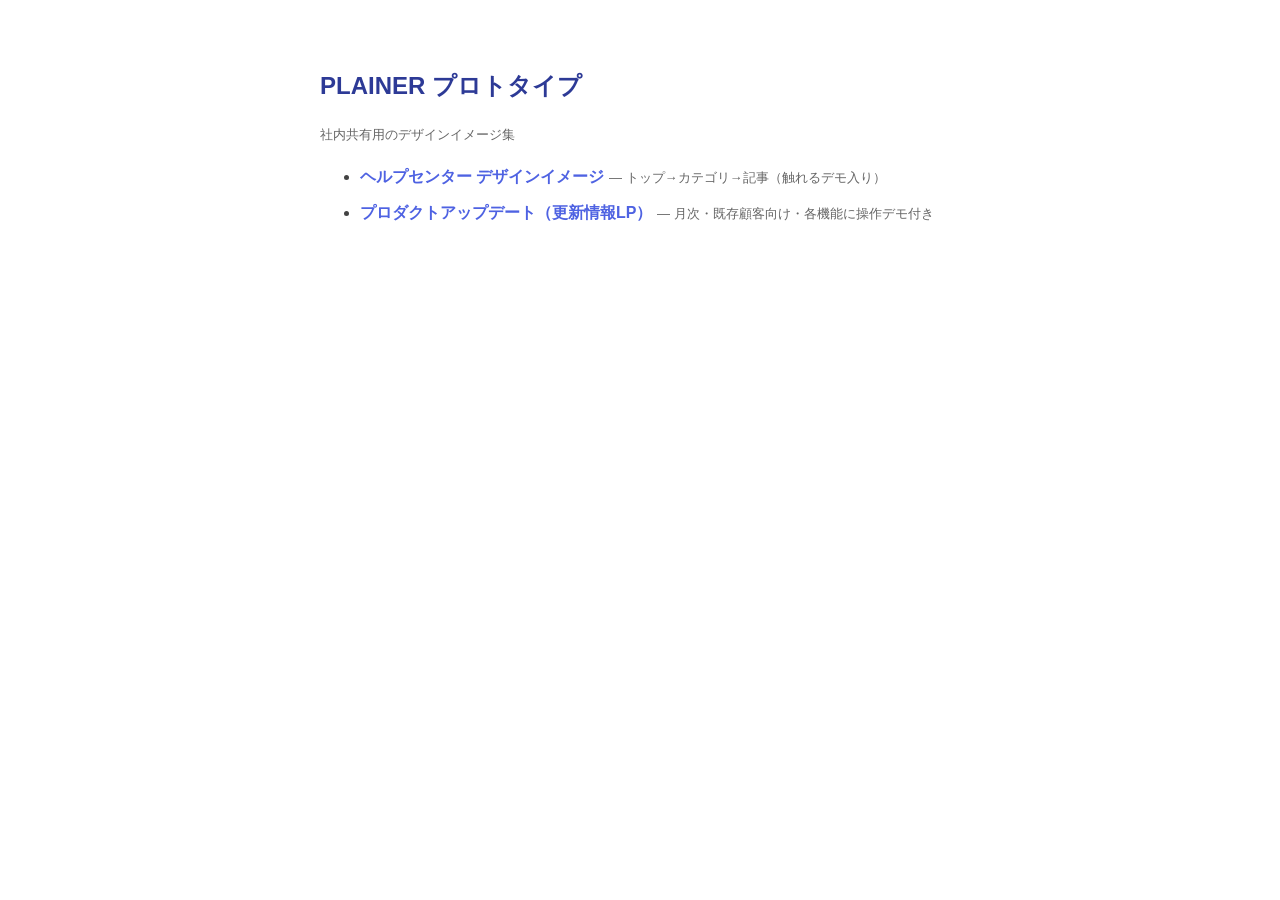
<file: index.html>
<!DOCTYPE html><html lang="ja"><head><meta charset="UTF-8"><meta name="viewport" content="width=device-width,initial-scale=1"><meta name="robots" content="noindex, nofollow"><title>PLAINER プロトタイプ</title>
<style>body{font-family:"Hiragino Kaku Gothic ProN","Hiragino Sans",-apple-system,sans-serif;max-width:640px;margin:64px auto;padding:0 22px;color:#434343;line-height:1.8}h1{color:#2D3A96;font-size:24px}a{color:#4E62E2;text-decoration:none;font-weight:700}a:hover{text-decoration:underline}li{margin:8px 0}.s{color:#666;font-size:13px}</style></head>
<body><h1>PLAINER プロトタイプ</h1><p class="s">社内共有用のデザインイメージ集</p>
<ul><li><a href="help-center/">ヘルプセンター デザインイメージ</a> <span class="s">— トップ→カテゴリ→記事（触れるデモ入り）</span></li>
<li><a href="product-update/">プロダクトアップデート（更新情報LP）</a> <span class="s">— 月次・既存顧客向け・各機能に操作デモ付き</span></li></ul></body></html>
</file>
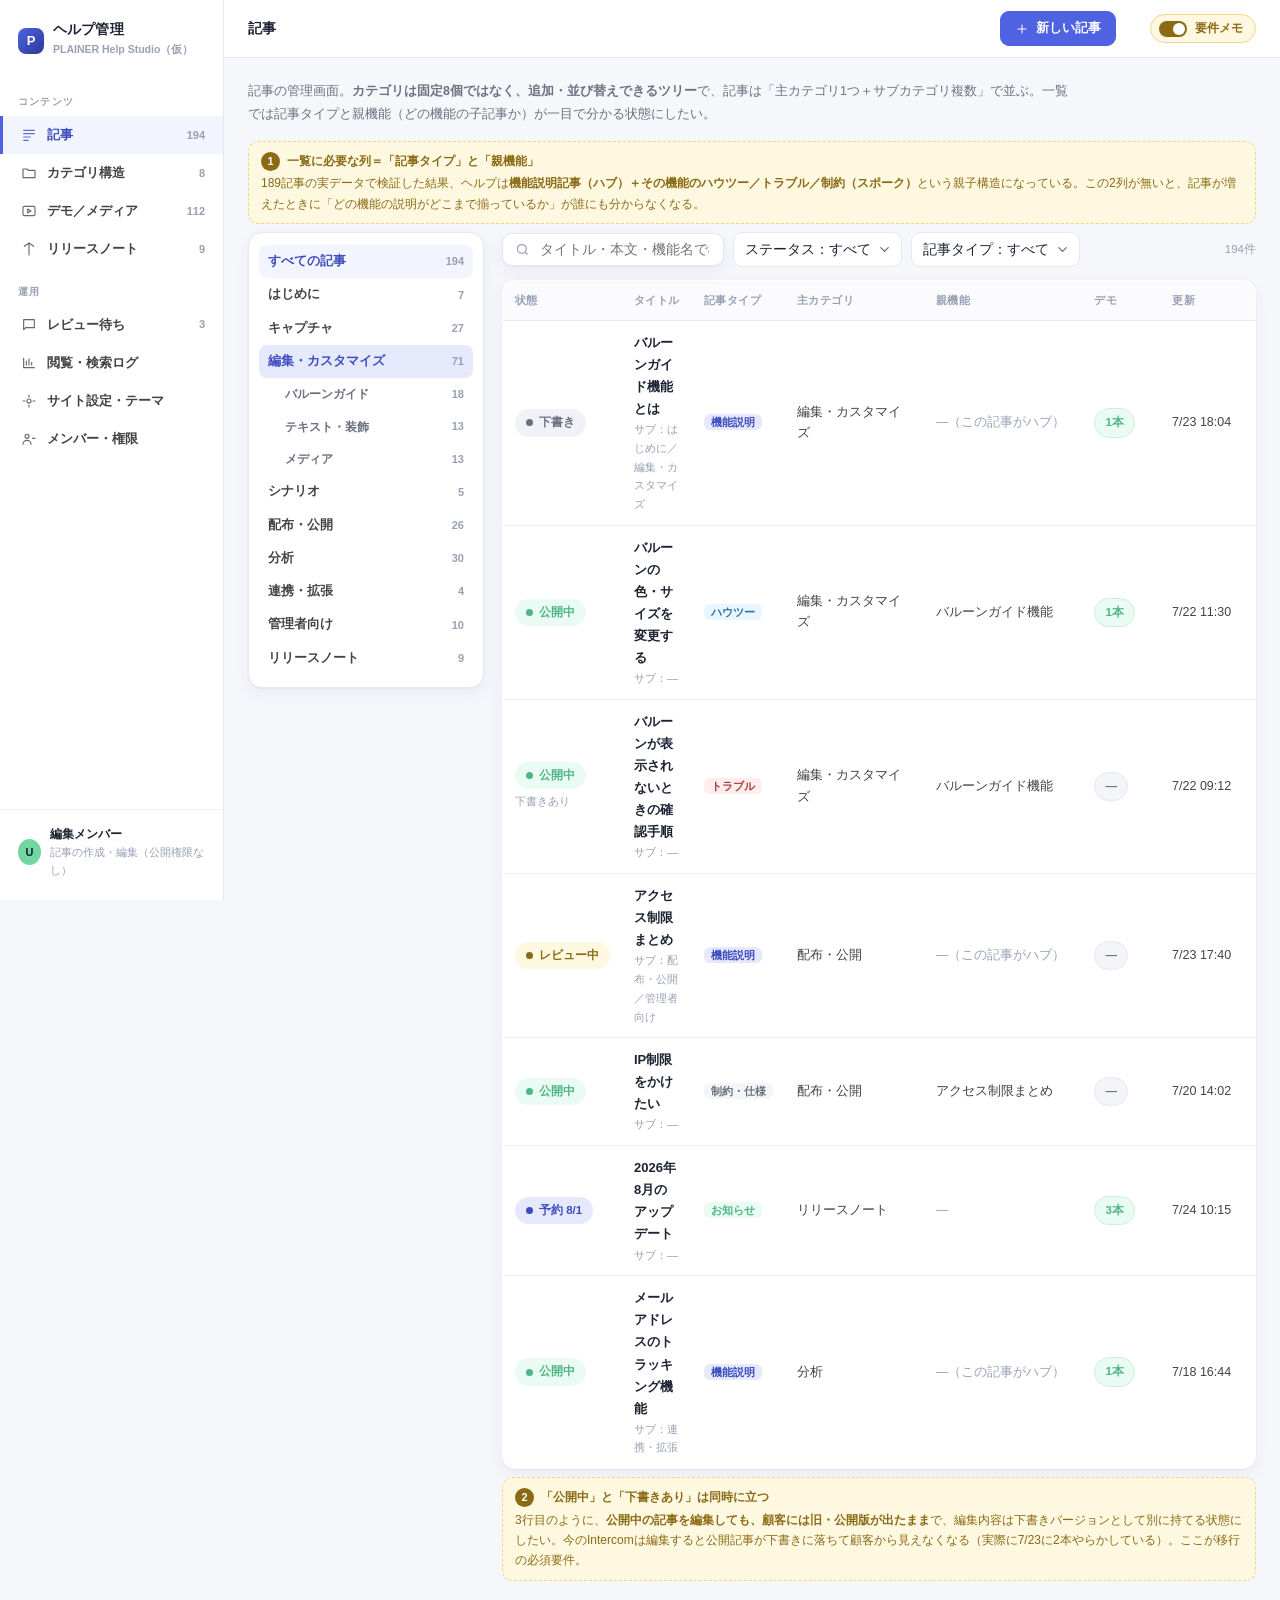
<file: help-admin/index.html>
<!DOCTYPE html>
<html lang="ja">
<head>
<meta charset="UTF-8">
<meta name="viewport" content="width=device-width, initial-scale=1.0">
<meta name="robots" content="noindex, nofollow">
<title>PLAINER ヘルプ管理ツール ｜ 作成画面イメージ</title>
<style>
  :root{
    --p-50:#F3F5FE; --p-100:#E6E9FB; --p-200:#A9B1F3; --p-500:#4E62E2; --p-700:#3C4BBE; --p-900:#2D3A96;
    --g-100:#E9FBF2; --g-300:#A4EBC1; --g-500:#72D6A0; --g-700:#4EB685;
    --ink:#1c2333; --body:#434343; --sub:#6b7180; --mute:#98a0b3;
    --line:#e5e7f2; --line2:#eef0f8;
    --bg:#f6f7fb; --card:#ffffff;
    --warn-bg:#FFF8E1; --warn-line:#F2D48A; --warn-ink:#8A6A12;
    --alert:#cc0000;
    --shadow:0 1px 2px rgba(45,58,150,.05), 0 6px 18px rgba(45,58,150,.06);
    --shadow-lift:0 12px 28px rgba(45,58,150,.14);
  }
  *{box-sizing:border-box}
  html,body{margin:0;height:100%}
  body{background:var(--bg);color:var(--body);
    font-family:"Hiragino Kaku Gothic ProN","Hiragino Sans","Noto Sans JP",-apple-system,BlinkMacSystemFont,sans-serif;
    font-size:13.5px;line-height:1.7;-webkit-font-smoothing:antialiased}
  a{color:inherit;text-decoration:none}
  button{font-family:inherit}
  input,select,textarea{font-family:inherit;font-size:13.5px;color:var(--ink)}
  ::-webkit-scrollbar{width:10px;height:10px}
  ::-webkit-scrollbar-thumb{background:#d7dae8;border-radius:8px;border:3px solid var(--bg)}

  /* ============ shell ============ */
  .app{display:flex;min-height:100vh}
  .side{width:224px;flex:0 0 224px;background:#fff;border-right:1px solid var(--line);position:sticky;top:0;height:100vh;
    display:flex;flex-direction:column;padding:16px 0}
  .side .brand{padding:4px 18px 18px;display:flex;align-items:center;gap:9px}
  .side .brand .mark{width:26px;height:26px;border-radius:8px;background:linear-gradient(135deg,var(--p-500),var(--p-900));
    display:flex;align-items:center;justify-content:center;color:#fff;font-weight:800;font-size:13px}
  .side .brand b{font-size:14px;color:var(--ink);font-weight:800;letter-spacing:.01em;display:block;line-height:1.3}
  .side .brand span{font-size:10.5px;color:var(--mute);font-weight:600}
  .navlab{font-size:10px;font-weight:800;letter-spacing:.12em;color:var(--mute);padding:14px 18px 6px}
  .nav a{display:flex;align-items:center;gap:10px;padding:8px 18px;font-size:13px;font-weight:600;color:var(--body);cursor:pointer;border-left:3px solid transparent}
  .nav a:hover{background:var(--p-50)}
  .nav a.on{background:var(--p-50);color:var(--p-700);border-left-color:var(--p-500);font-weight:700}
  .nav a svg{width:16px;height:16px;stroke:currentColor;fill:none;stroke-width:1.7;stroke-linecap:round;stroke-linejoin:round;opacity:.8}
  .nav a .cnt{margin-left:auto;font-size:11px;color:var(--mute);font-variant-numeric:tabular-nums}
  .side .foot{margin-top:auto;padding:14px 18px 4px;border-top:1px solid var(--line2);display:flex;align-items:center;gap:9px}
  .side .foot .av{width:26px;height:26px;border-radius:50%;background:var(--g-500);color:#123;font-size:11px;font-weight:800;display:flex;align-items:center;justify-content:center}
  .side .foot .nm{font-size:12px;font-weight:700;color:var(--ink)}
  .side .foot .rl{font-size:10.5px;color:var(--mute)}

  main{flex:1;min-width:0;display:flex;flex-direction:column}

  /* ============ topbar ============ */
  .topbar{position:sticky;top:0;z-index:20;background:rgba(255,255,255,.92);backdrop-filter:blur(8px);
    border-bottom:1px solid var(--line);padding:11px 24px;display:flex;align-items:center;gap:14px}
  .crumb{display:flex;align-items:center;gap:8px;font-size:12.5px;color:var(--mute);font-weight:600}
  .crumb b{color:var(--ink);font-weight:800;font-size:14px}
  .crumb .back{width:26px;height:26px;border-radius:8px;border:1px solid var(--line);background:#fff;display:flex;align-items:center;justify-content:center;cursor:pointer;color:var(--sub)}
  .crumb .back:hover{border-color:var(--p-200);color:var(--p-500)}
  .gap{flex:1}
  .badge{display:inline-flex;align-items:center;gap:6px;font-size:11.5px;font-weight:800;border-radius:999px;padding:4px 11px;white-space:nowrap}
  .badge .dot{width:7px;height:7px;border-radius:50%;background:currentColor}
  .b-draft{background:#F1F2F7;color:#6b7180}
  .b-review{background:var(--warn-bg);color:var(--warn-ink)}
  .b-live{background:var(--g-100);color:var(--g-700)}
  .b-sched{background:var(--p-100);color:var(--p-700)}
  .btn{font-size:12.5px;font-weight:700;border-radius:9px;padding:8px 14px;border:1px solid var(--line);background:#fff;color:var(--body);cursor:pointer;display:inline-flex;align-items:center;gap:7px}
  .btn:hover{border-color:var(--p-200);color:var(--p-700);background:var(--p-50)}
  .btn.pri{background:var(--p-500);border-color:var(--p-500);color:#fff}
  .btn.pri:hover{background:var(--p-700);border-color:var(--p-700);color:#fff}
  .btn.gho{border-color:transparent;background:transparent}
  .btn svg{width:14px;height:14px;stroke:currentColor;fill:none;stroke-width:1.8;stroke-linecap:round;stroke-linejoin:round}
  .toggle{display:inline-flex;align-items:center;gap:8px;font-size:12px;font-weight:700;color:var(--warn-ink);
    background:var(--warn-bg);border:1px solid var(--warn-line);border-radius:999px;padding:5px 12px 5px 8px;cursor:pointer}
  .toggle .sw{width:28px;height:16px;border-radius:999px;background:#e3d3a4;position:relative;transition:.16s}
  .toggle .sw::after{content:"";position:absolute;top:2px;left:2px;width:12px;height:12px;border-radius:50%;background:#fff;transition:.16s}
  body.notes .toggle .sw{background:var(--warn-ink)}
  body.notes .toggle .sw::after{left:14px}

  /* ============ requirement notes ============ */
  .pin{display:inline-flex;align-items:center;justify-content:center;width:19px;height:19px;border-radius:50%;
    background:var(--warn-ink);color:#fff;font-size:11px;font-weight:800;vertical-align:middle;margin-left:7px;flex:0 0 auto}
  .note{display:none;border:1px dashed var(--warn-line);background:var(--warn-bg);color:var(--warn-ink);
    border-radius:10px;padding:9px 12px;font-size:12px;line-height:1.7;margin:8px 0}
  .note b{font-weight:800}
  .note .hd{display:flex;align-items:center;gap:7px;font-weight:800;margin-bottom:2px}
  .note .hd .pin{margin-left:0}
  body.notes .note{display:block}
  body:not(.notes) .pin{display:none}

  /* ============ generic ============ */
  .page{padding:22px 24px 60px}
  .card{background:var(--card);border:1px solid var(--line);border-radius:14px;box-shadow:var(--shadow)}
  .fl{font-size:12px;font-weight:800;color:var(--ink);display:flex;align-items:center;margin-bottom:6px}
  .fl .req{color:var(--alert);margin-left:4px;font-size:11px}
  .fl .opt{color:var(--mute);font-weight:600;margin-left:6px;font-size:11px}
  .hint{font-size:11.5px;color:var(--mute);margin-top:5px;line-height:1.6}
  .inp{width:100%;border:1px solid var(--line);border-radius:9px;padding:9px 11px;background:#fff;outline:none}
  .inp:focus{border-color:var(--p-500);box-shadow:0 0 0 3px var(--p-100)}
  select.inp{appearance:none;background-image:url("data:image/svg+xml;utf8,<svg xmlns='http://www.w3.org/2000/svg' viewBox='0 0 24 24' fill='none' stroke='%236b7180' stroke-width='2' stroke-linecap='round'><polyline points='6 9 12 15 18 9'/></svg>");
    background-repeat:no-repeat;background-position:right 9px center;background-size:15px;padding-right:30px}
  .field{margin-bottom:16px}
  .chip{display:inline-flex;align-items:center;gap:6px;font-size:11.5px;font-weight:700;border-radius:999px;padding:4px 10px;
    background:var(--p-50);color:var(--p-700);border:1px solid var(--p-100)}
  .chip .x{color:var(--p-200);cursor:pointer;font-weight:800}
  .chip.gray{background:#F4F5F9;color:var(--sub);border-color:var(--line)}
  .chip.mint{background:var(--g-100);color:var(--g-700);border-color:#CDEFE0}
  .chips{display:flex;flex-wrap:wrap;gap:6px}

  /* ============ editor layout ============ */
  .ed{display:grid;grid-template-columns:minmax(0,1fr) 316px;gap:18px;align-items:start}
  .doc{background:#fff;border:1px solid var(--line);border-radius:14px;box-shadow:var(--shadow);overflow:hidden}
  .doc .head{padding:22px 26px 16px;border-bottom:1px solid var(--line2)}
  .title-in{width:100%;border:none;outline:none;font-size:25px;font-weight:800;color:var(--ink);letter-spacing:-.01em;line-height:1.45;padding:0}
  .title-in::placeholder{color:#c8cddd}
  .slug{display:flex;align-items:center;gap:6px;margin-top:9px;font-size:12px;color:var(--mute)}
  .slug .u{background:#F4F5F9;border:1px solid var(--line);border-radius:7px;padding:3px 8px;color:var(--sub);font-family:ui-monospace,SFMono-Regular,Menlo,monospace;font-size:11.5px}
  .slug .ed-l{color:var(--p-500);font-weight:700;cursor:pointer}

  .tbar{position:sticky;top:47px;z-index:10;background:#fcfcfe;border-bottom:1px solid var(--line2);padding:7px 14px;display:flex;align-items:center;gap:3px;flex-wrap:wrap}
  .tb{border:none;background:transparent;border-radius:7px;padding:6px 8px;font-size:12.5px;font-weight:700;color:var(--sub);cursor:pointer;display:inline-flex;align-items:center;gap:6px}
  .tb:hover{background:var(--p-50);color:var(--p-700)}
  .tb svg{width:15px;height:15px;stroke:currentColor;fill:none;stroke-width:1.8;stroke-linecap:round;stroke-linejoin:round}
  .tb.hi{color:var(--p-700);background:var(--p-50);border:1px solid var(--p-100)}
  .tb.hi:hover{background:var(--p-100)}
  .tsep{width:1px;height:18px;background:var(--line);margin:0 5px}

  .body{padding:24px 26px 40px;color:#333;font-size:14.5px;line-height:1.95}
  .body h2{font-size:19px;font-weight:800;color:var(--ink);margin:30px 0 10px;padding-bottom:7px;border-bottom:1px solid var(--line2)}
  .body h2:first-child{margin-top:4px}
  .body h3{font-size:15.5px;font-weight:800;color:var(--ink);margin:22px 0 6px}
  .body p{margin:0 0 14px}
  .body ol,.body ul{margin:0 0 14px;padding-left:22px}
  .body li{margin-bottom:5px}
  .blk{position:relative;border-radius:10px;transition:.15s}
  .blk:hover{background:#fbfbfe;box-shadow:0 0 0 1px var(--line2), -10px 0 0 0 #fbfbfe, 10px 0 0 0 #fbfbfe}
  .blk .grip{position:absolute;left:-20px;top:5px;color:#c8cddd;font-size:14px;opacity:0;cursor:grab;letter-spacing:-1px}
  .blk:hover .grip{opacity:1}
  .callout{border:1px solid var(--warn-line);background:var(--warn-bg);border-radius:11px;padding:13px 16px;margin:0 0 16px;font-size:13.5px;color:#6d551a;line-height:1.8}
  .callout b{color:var(--warn-ink)}

  /* demo embed block */
  .demo{border:1.5px solid var(--p-200);border-radius:14px;overflow:hidden;margin:6px 0 18px;background:#fff;box-shadow:var(--shadow)}
  .demo .dh{display:flex;align-items:center;gap:9px;padding:8px 12px;background:linear-gradient(120deg,var(--p-900),var(--p-700));color:#fff}
  .demo .dh .tg{font-size:10.5px;font-weight:800;letter-spacing:.06em;background:rgba(114,214,160,.24);color:var(--g-300);border:1px solid rgba(114,214,160,.4);border-radius:999px;padding:2px 9px}
  .demo .dh .nm{font-size:12.5px;font-weight:700}
  .demo .dh .rt{margin-left:auto;display:flex;gap:6px}
  .demo .dh .rt span{font-size:11px;font-weight:700;color:#cdd3f7;border:1px solid rgba(255,255,255,.22);border-radius:7px;padding:2px 8px;cursor:pointer}
  .demo .stage{background:#eef0f7;padding:16px;display:flex;justify-content:center}
  .player{width:100%;max-width:520px;background:#fff;border-radius:10px;box-shadow:0 14px 30px rgba(45,58,150,.16);overflow:hidden}
  .player .bar{height:28px;background:#f6f7fb;border-bottom:1px solid var(--line);display:flex;align-items:center;gap:5px;padding:0 11px}
  .player .bar i{width:8px;height:8px;border-radius:50%;background:#dfe3ee;display:block}
  .player .bar .ub{flex:1;height:13px;border-radius:4px;background:#e9ecf5;margin-left:8px}
  .player .scr{height:184px;background:linear-gradient(160deg,#fafbff,#eef1fb);position:relative}
  .player .scr .row{position:absolute;left:16px;right:16px;height:9px;border-radius:4px;background:#e2e6f4}
  .player .scr .box{position:absolute;border-radius:8px;background:#fff;border:1px solid #e2e6f4}
  .player .tip{position:absolute;left:50%;top:52%;transform:translate(-50%,-50%);background:var(--p-500);color:#fff;border-radius:10px;
    padding:9px 14px;font-size:12px;font-weight:700;box-shadow:0 10px 22px rgba(78,98,226,.4);white-space:nowrap}
  .player .tip::after{content:"";position:absolute;left:24px;bottom:-6px;width:12px;height:12px;background:var(--p-500);transform:rotate(45deg)}
  .player .ctl{height:34px;border-top:1px solid var(--line);display:flex;align-items:center;gap:9px;padding:0 12px;background:#fff}
  .player .ctl .pl{width:20px;height:20px;border-radius:50%;background:var(--p-500);display:flex;align-items:center;justify-content:center}
  .player .ctl .pl svg{width:9px;height:9px;fill:#fff;stroke:none}
  .player .ctl .pb{flex:1;height:4px;border-radius:3px;background:#e6e9f5;position:relative}
  .player .ctl .pb::after{content:"";position:absolute;left:0;top:0;bottom:0;width:34%;border-radius:3px;background:var(--p-500)}
  .player .ctl .st{font-size:10.5px;font-weight:700;color:var(--mute);font-variant-numeric:tabular-nums}

  /* ============ right rail ============ */
  .rail{display:flex;flex-direction:column;gap:14px;position:sticky;top:60px}
  .rc{background:#fff;border:1px solid var(--line);border-radius:14px;box-shadow:var(--shadow);padding:15px 16px}
  .rc h4{font-size:12px;font-weight:800;color:var(--ink);margin:0 0 12px;letter-spacing:.02em;display:flex;align-items:center}
  .rc h4 .r{margin-left:auto;font-size:11px;font-weight:700;color:var(--p-500);cursor:pointer}
  .stat{display:flex;align-items:center;gap:9px;padding:9px 11px;border-radius:10px;border:1px solid var(--line);margin-bottom:9px}
  .stat.cur{border-color:var(--g-500);background:var(--g-100)}
  .kv{display:flex;justify-content:space-between;gap:10px;font-size:12px;padding:5px 0;border-top:1px solid var(--line2)}
  .kv:first-of-type{border-top:none}
  .kv .k{color:var(--mute);font-weight:600;white-space:nowrap}
  .kv .v{color:var(--ink);font-weight:700;text-align:right}
  .rel{display:flex;align-items:center;gap:8px;border:1px solid var(--line);border-radius:9px;padding:7px 10px;background:#fbfcff}
  .rel .ic{width:22px;height:22px;border-radius:6px;background:var(--p-100);color:var(--p-700);font-size:10px;font-weight:800;display:flex;align-items:center;justify-content:center;flex:0 0 auto}
  .rel .t{font-size:12px;font-weight:700;color:var(--ink);line-height:1.4}
  .rel .s{font-size:10.5px;color:var(--mute)}
  .rel .x{margin-left:auto;color:#c8cddd;cursor:pointer;font-weight:800}
  .flow{display:flex;align-items:center;gap:0;margin:2px 0 10px}
  .flow .s{flex:1;text-align:center;font-size:10.5px;font-weight:700;color:var(--mute);position:relative;padding-top:20px}
  .flow .s::before{content:"";position:absolute;top:4px;left:50%;transform:translateX(-50%);width:11px;height:11px;border-radius:50%;background:#e6e9f5;border:2px solid #fff;box-shadow:0 0 0 1px #dfe3ee}
  .flow .s::after{content:"";position:absolute;top:9px;left:50%;width:100%;height:2px;background:#e6e9f5;z-index:-1}
  .flow .s:last-child::after{display:none}
  .flow .s.done{color:var(--g-700)}
  .flow .s.done::before{background:var(--g-500);box-shadow:0 0 0 1px var(--g-500)}
  .flow .s.now{color:var(--p-700)}
  .flow .s.now::before{background:var(--p-500);box-shadow:0 0 0 3px var(--p-100)}
  .flowwrap{position:relative;z-index:0}

  /* ============ list view ============ */
  .listwrap{display:grid;grid-template-columns:236px minmax(0,1fr);gap:18px;align-items:start}
  .tree{background:#fff;border:1px solid var(--line);border-radius:14px;box-shadow:var(--shadow);padding:12px 10px}
  .tree .ti{display:flex;align-items:center;gap:7px;padding:6px 9px;border-radius:8px;font-size:12.5px;font-weight:600;color:var(--body);cursor:pointer}
  .tree .ti:hover{background:var(--p-50)}
  .tree .ti.on{background:var(--p-50);color:var(--p-700);font-weight:800}
  .tree .ti .n{margin-left:auto;font-size:11px;color:var(--mute);font-variant-numeric:tabular-nums}
  .tree .ti.sub{padding-left:26px;font-size:12px;color:var(--sub)}
  .tools{display:flex;align-items:center;gap:9px;margin-bottom:13px}
  .srch{flex:1;max-width:330px;display:flex;align-items:center;gap:8px;background:#fff;border:1px solid var(--line);border-radius:10px;padding:7px 12px;box-shadow:var(--shadow)}
  .srch input{border:none;outline:none;flex:1;background:transparent}
  .srch svg{width:15px;height:15px;stroke:var(--mute);fill:none;stroke-width:2}
  table{width:100%;border-collapse:collapse;background:#fff;border-radius:14px;overflow:hidden;box-shadow:var(--shadow);border:1px solid var(--line)}
  th{font-size:11px;font-weight:800;color:var(--mute);text-align:left;padding:10px 12px;background:#fbfbfe;border-bottom:1px solid var(--line);white-space:nowrap;letter-spacing:.04em}
  td{padding:11px 12px;border-bottom:1px solid var(--line2);font-size:12.5px;vertical-align:middle}
  tr:last-child td{border-bottom:none}
  tbody tr{cursor:pointer}
  tbody tr:hover{background:var(--p-50)}
  td .tt{font-weight:700;color:var(--ink);font-size:13px}
  td .sub2{font-size:11px;color:var(--mute)}
  .tag-t{font-size:10.5px;font-weight:800;border-radius:6px;padding:2px 7px;white-space:nowrap}
  .t-hub{background:var(--p-100);color:var(--p-700)}
  .t-how{background:#EAF6FF;color:#2C6E9B}
  .t-tro{background:#FDEDED;color:#A93B3B}
  .t-lim{background:#F4F5F9;color:var(--sub)}
  .t-news{background:var(--g-100);color:var(--g-700)}

  /* ============ category tree view ============ */
  .cattree{background:#fff;border:1px solid var(--line);border-radius:14px;box-shadow:var(--shadow);padding:8px}
  .node{display:flex;align-items:center;gap:10px;padding:10px 12px;border-radius:10px;border:1px solid transparent}
  .node:hover{background:#fbfbfe;border-color:var(--line2)}
  .node .gr{color:#c8cddd;cursor:grab;font-size:13px;letter-spacing:-2px;flex:0 0 auto}
  .node .ic{width:28px;height:28px;border-radius:9px;background:var(--p-100);display:flex;align-items:center;justify-content:center;flex:0 0 auto}
  .node .ic svg{width:15px;height:15px;stroke:var(--p-700);fill:none;stroke-width:1.8;stroke-linecap:round;stroke-linejoin:round}
  .node .nm{font-size:13.5px;font-weight:800;color:var(--ink)}
  .node .ds{font-size:11.5px;color:var(--mute)}
  .node .rt{margin-left:auto;display:flex;align-items:center;gap:10px}
  .node.child{margin-left:38px;padding:7px 12px}
  .node.child .nm{font-size:12.5px;font-weight:700}
  .node.child .ic{width:22px;height:22px;border-radius:7px;background:#F1F2F9}
  .node.child .ic svg{stroke:var(--sub);width:12px;height:12px}
  .adds{display:flex;gap:8px;margin-top:12px}

  /* ============ modal ============ */
  .mask{position:fixed;inset:0;background:rgba(28,35,51,.42);backdrop-filter:blur(2px);display:none;align-items:center;justify-content:center;z-index:60;padding:24px}
  .mask.open{display:flex}
  .modal{width:100%;max-width:720px;background:#fff;border-radius:16px;box-shadow:var(--shadow-lift);overflow:hidden;max-height:88vh;display:flex;flex-direction:column}
  .modal .mh{padding:16px 20px;border-bottom:1px solid var(--line);display:flex;align-items:center;gap:10px}
  .modal .mh b{font-size:15px;color:var(--ink);font-weight:800}
  .modal .mb{padding:18px 20px;overflow:auto}
  .modal .mf{padding:13px 20px;border-top:1px solid var(--line);display:flex;gap:9px;justify-content:flex-end;background:#fbfbfe}
  .pick{display:flex;align-items:center;gap:11px;border:1px solid var(--line);border-radius:11px;padding:10px 12px;margin-bottom:8px;cursor:pointer}
  .pick:hover{border-color:var(--p-200);background:var(--p-50)}
  .pick.on{border-color:var(--p-500);background:var(--p-50);box-shadow:0 0 0 3px var(--p-100)}
  .pick .th{width:66px;height:42px;border-radius:7px;background:linear-gradient(160deg,#fafbff,#e9ecf8);border:1px solid var(--line);flex:0 0 auto;position:relative;overflow:hidden}
  .pick .th::after{content:"";position:absolute;left:9px;top:12px;width:26px;height:6px;border-radius:3px;background:var(--p-200)}
  .pick .th::before{content:"";position:absolute;left:9px;top:23px;width:40px;height:6px;border-radius:3px;background:#dfe3ee}
  .pick .t{font-size:13px;font-weight:800;color:var(--ink)}
  .pick .s{font-size:11px;color:var(--mute)}
  .seg{display:inline-flex;background:#F1F2F7;border-radius:9px;padding:3px;gap:2px}
  .seg span{font-size:11.5px;font-weight:700;color:var(--sub);padding:5px 12px;border-radius:7px;cursor:pointer}
  .seg span.on{background:#fff;color:var(--p-700);box-shadow:var(--shadow)}

  .view{display:none}
  .view.on{display:block}
  .lead{font-size:12.5px;color:var(--sub);margin:0 0 16px;max-width:820px;line-height:1.8}

  @media(max-width:1180px){ .ed{grid-template-columns:minmax(0,1fr)} .rail{position:static} }
  @media(max-width:900px){ .side{display:none} .listwrap{grid-template-columns:minmax(0,1fr)} }
</style>
</head>
<body class="notes">

<div class="app">
  <!-- ============ sidebar ============ -->
  <aside class="side">
    <div class="brand">
      <div class="mark">P</div>
      <div><b>ヘルプ管理</b><span>PLAINER Help Studio（仮）</span></div>
    </div>

    <div class="navlab">コンテンツ</div>
    <nav class="nav">
      <a class="on" data-go="list" id="nav-art"><svg viewBox="0 0 24 24"><path d="M4 5h16M4 10h16M4 15h10M4 20h7"/></svg>記事<span class="cnt">194</span></a>
      <a data-go="cat"><svg viewBox="0 0 24 24"><path d="M3 6h6l2 2h10v11H3z"/></svg>カテゴリ構造<span class="cnt">8</span></a>
      <a><svg viewBox="0 0 24 24"><rect x="3" y="5" width="18" height="14" rx="2"/><path d="M10 9l5 3-5 3z"/></svg>デモ／メディア<span class="cnt">112</span></a>
      <a><svg viewBox="0 0 24 24"><path d="M12 3v18M5 8l7-5 7 5"/></svg>リリースノート<span class="cnt">9</span></a>
    </nav>

    <div class="navlab">運用</div>
    <nav class="nav">
      <a><svg viewBox="0 0 24 24"><path d="M4 4h16v12H7l-3 3z"/></svg>レビュー待ち<span class="cnt">3</span></a>
      <a><svg viewBox="0 0 24 24"><path d="M4 19V5m0 14h16M8 15V9m4 6V6m4 9v-4"/></svg>閲覧・検索ログ</a>
      <a><svg viewBox="0 0 24 24"><circle cx="12" cy="12" r="3"/><path d="M12 3v3m0 12v3M3 12h3m12 0h3"/></svg>サイト設定・テーマ</a>
      <a><svg viewBox="0 0 24 24"><circle cx="9" cy="8" r="3"/><path d="M3 20a6 6 0 0112 0M17 11h4"/></svg>メンバー・権限</a>
    </nav>

    <div class="foot">
      <div class="av">U</div>
      <div><div class="nm">編集メンバー</div><div class="rl">記事の作成・編集（公開権限なし）</div></div>
    </div>
  </aside>

  <main>
    <!-- ============ topbar ============ -->
    <div class="topbar">
      <div class="crumb" id="crumb">
        <b>記事</b>
      </div>
      <div class="gap"></div>
      <div id="acts-list">
        <button class="btn pri" data-go="edit"><svg viewBox="0 0 24 24"><path d="M12 5v14M5 12h14"/></svg>新しい記事</button>
      </div>
      <div id="acts-edit" style="display:none;align-items:center;gap:9px">
        <span class="badge b-draft"><span class="dot"></span>下書き（公開版と別バージョン）</span>
        <button class="btn"><svg viewBox="0 0 24 24"><path d="M2 12s3.5-6 10-6 10 6 10 6-3.5 6-10 6-10-6-10-6z"/><circle cx="12" cy="12" r="2.5"/></svg>プレビュー</button>
        <button class="btn">下書き保存</button>
        <button class="btn pri">レビューに出す</button>
      </div>
      <div style="width:6px"></div>
      <button class="toggle" id="tg"><span class="sw"></span>要件メモ</button>
    </div>

    <!-- ================================================== -->
    <!-- VIEW: 記事一覧                                       -->
    <!-- ================================================== -->
    <section class="page view on" id="v-list">
      <p class="lead">記事の管理画面。<b>カテゴリは固定8個ではなく、追加・並び替えできるツリー</b>で、記事は「主カテゴリ1つ＋サブカテゴリ複数」で並ぶ。一覧では記事タイプと親機能（どの機能の子記事か）が一目で分かる状態にしたい。</p>

      <div class="note"><div class="hd"><span class="pin">1</span>一覧に必要な列＝「記事タイプ」と「親機能」</div>
        189記事の実データで検証した結果、ヘルプは<b>機能説明記事（ハブ）＋その機能のハウツー／トラブル／制約（スポーク）</b>という親子構造になっている。この2列が無いと、記事が増えたときに「どの機能の説明がどこまで揃っているか」が誰にも分からなくなる。</div>

      <div class="listwrap">
        <div class="tree">
          <div class="ti on"><span>すべての記事</span><span class="n">194</span></div>
          <div class="ti"><span>はじめに</span><span class="n">7</span></div>
          <div class="ti"><span>キャプチャ</span><span class="n">27</span></div>
          <div class="ti on" style="background:var(--p-100)"><span>編集・カスタマイズ</span><span class="n">71</span></div>
          <div class="ti sub"><span>バルーンガイド</span><span class="n">18</span></div>
          <div class="ti sub"><span>テキスト・装飾</span><span class="n">13</span></div>
          <div class="ti sub"><span>メディア</span><span class="n">13</span></div>
          <div class="ti"><span>シナリオ</span><span class="n">5</span></div>
          <div class="ti"><span>配布・公開</span><span class="n">26</span></div>
          <div class="ti"><span>分析</span><span class="n">30</span></div>
          <div class="ti"><span>連携・拡張</span><span class="n">4</span></div>
          <div class="ti"><span>管理者向け</span><span class="n">10</span></div>
          <div class="ti"><span>リリースノート</span><span class="n">9</span></div>
        </div>

        <div>
          <div class="tools">
            <div class="srch"><svg viewBox="0 0 24 24"><circle cx="11" cy="11" r="7"/><path d="M20 20l-3.5-3.5"/></svg><input placeholder="タイトル・本文・機能名で検索"></div>
            <select class="inp" style="width:auto"><option>ステータス：すべて</option><option>公開中</option><option>下書きあり</option><option>レビュー中</option></select>
            <select class="inp" style="width:auto"><option>記事タイプ：すべて</option><option>機能説明（ハブ）</option><option>ハウツー</option><option>トラブル</option></select>
            <div class="gap"></div>
            <span style="font-size:11.5px;color:var(--mute)">194件</span>
          </div>

          <table>
            <thead><tr>
              <th style="width:104px">状態</th><th>タイトル</th><th style="width:92px">記事タイプ</th>
              <th style="width:140px">主カテゴリ</th><th style="width:160px">親機能</th><th style="width:78px">デモ</th><th style="width:96px">更新</th>
            </tr></thead>
            <tbody>
              <tr data-go="edit">
                <td><span class="badge b-draft"><span class="dot"></span>下書き</span></td>
                <td><div class="tt">バルーンガイド機能とは</div><div class="sub2">サブ：はじめに／編集・カスタマイズ</div></td>
                <td><span class="tag-t t-hub">機能説明</span></td>
                <td>編集・カスタマイズ</td>
                <td><span style="color:var(--mute)">—（この記事がハブ）</span></td>
                <td><span class="chip mint">1本</span></td>
                <td class="sub2">7/23 18:04</td>
              </tr>
              <tr>
                <td><span class="badge b-live"><span class="dot"></span>公開中</span></td>
                <td><div class="tt">バルーンの色・サイズを変更する</div><div class="sub2">サブ：—</div></td>
                <td><span class="tag-t t-how">ハウツー</span></td>
                <td>編集・カスタマイズ</td>
                <td>バルーンガイド機能</td>
                <td><span class="chip mint">1本</span></td>
                <td class="sub2">7/22 11:30</td>
              </tr>
              <tr>
                <td><span class="badge b-live"><span class="dot"></span>公開中</span><div class="sub2" style="margin-top:3px">下書きあり</div></td>
                <td><div class="tt">バルーンが表示されないときの確認手順</div><div class="sub2">サブ：—</div></td>
                <td><span class="tag-t t-tro">トラブル</span></td>
                <td>編集・カスタマイズ</td>
                <td>バルーンガイド機能</td>
                <td><span class="chip gray">—</span></td>
                <td class="sub2">7/22 09:12</td>
              </tr>
              <tr>
                <td><span class="badge b-review"><span class="dot"></span>レビュー中</span></td>
                <td><div class="tt">アクセス制限まとめ</div><div class="sub2">サブ：配布・公開／管理者向け</div></td>
                <td><span class="tag-t t-hub">機能説明</span></td>
                <td>配布・公開</td>
                <td><span style="color:var(--mute)">—（この記事がハブ）</span></td>
                <td><span class="chip gray">—</span></td>
                <td class="sub2">7/23 17:40</td>
              </tr>
              <tr>
                <td><span class="badge b-live"><span class="dot"></span>公開中</span></td>
                <td><div class="tt">IP制限をかけたい</div><div class="sub2">サブ：—</div></td>
                <td><span class="tag-t t-lim">制約・仕様</span></td>
                <td>配布・公開</td>
                <td>アクセス制限まとめ</td>
                <td><span class="chip gray">—</span></td>
                <td class="sub2">7/20 14:02</td>
              </tr>
              <tr>
                <td><span class="badge b-sched"><span class="dot"></span>予約 8/1</span></td>
                <td><div class="tt">2026年8月のアップデート</div><div class="sub2">サブ：—</div></td>
                <td><span class="tag-t t-news">お知らせ</span></td>
                <td>リリースノート</td>
                <td><span style="color:var(--mute)">—</span></td>
                <td><span class="chip mint">3本</span></td>
                <td class="sub2">7/24 10:15</td>
              </tr>
              <tr>
                <td><span class="badge b-live"><span class="dot"></span>公開中</span></td>
                <td><div class="tt">メールアドレスのトラッキング機能</div><div class="sub2">サブ：連携・拡張</div></td>
                <td><span class="tag-t t-hub">機能説明</span></td>
                <td>分析</td>
                <td><span style="color:var(--mute)">—（この記事がハブ）</span></td>
                <td><span class="chip mint">1本</span></td>
                <td class="sub2">7/18 16:44</td>
              </tr>
            </tbody>
          </table>

          <div class="note"><div class="hd"><span class="pin">2</span>「公開中」と「下書きあり」は同時に立つ</div>
            3行目のように、<b>公開中の記事を編集しても、顧客には旧・公開版が出たまま</b>で、編集内容は下書きバージョンとして別に持てる状態にしたい。今のIntercomは編集すると公開記事が下書きに落ちて顧客から見えなくなる（実際に7/23に2本やらかしている）。ここが移行の必須要件。</div>
        </div>
      </div>
    </section>

    <!-- ================================================== -->
    <!-- VIEW: 記事編集                                       -->
    <!-- ================================================== -->
    <section class="page view" id="v-edit">
      <div class="ed">
        <!-- ---------- doc ---------- -->
        <div>
          <div class="doc">
            <div class="head">
              <input class="title-in" value="バルーンガイド機能とは">
              <div class="slug">
                <span>公開URL</span>
                <span class="u">help.plainer.co.jp/edit/balloon-guide</span>
                <span class="ed-l">編集</span>
                <span class="pin">3</span>
              </div>
            </div>

            <div class="tbar">
              <button class="tb">H2</button>
              <button class="tb">H3</button>
              <div class="tsep"></div>
              <button class="tb"><b>B</b></button>
              <button class="tb"><i>I</i></button>
              <button class="tb"><svg viewBox="0 0 24 24"><path d="M10 13a5 5 0 007 0l3-3a5 5 0 00-7-7l-1 1"/><path d="M14 11a5 5 0 00-7 0l-3 3a5 5 0 007 7l1-1"/></svg></button>
              <div class="tsep"></div>
              <button class="tb"><svg viewBox="0 0 24 24"><path d="M8 6h13M8 12h13M8 18h13M3 6h.01M3 12h.01M3 18h.01"/></svg>リスト</button>
              <button class="tb"><svg viewBox="0 0 24 24"><rect x="3" y="3" width="18" height="18" rx="2"/><path d="M3 9h18M9 3v18"/></svg>表</button>
              <button class="tb"><svg viewBox="0 0 24 24"><rect x="3" y="4" width="18" height="16" rx="2"/><circle cx="9" cy="10" r="2"/><path d="M21 16l-5-5-6 6"/></svg>画像</button>
              <button class="tb"><svg viewBox="0 0 24 24"><path d="M12 9v4m0 4h.01M10.3 3.9l-8 14A2 2 0 004 21h16a2 2 0 001.7-3.1l-8-14a2 2 0 00-3.4 0z"/></svg>注意ボックス</button>
              <div class="tsep"></div>
              <button class="tb hi" id="btn-demo"><svg viewBox="0 0 24 24"><rect x="2" y="4" width="20" height="14" rx="2"/><path d="M9 9l5 3-5 3z"/></svg>触れるデモを埋め込む<span class="pin">4</span></button>
            </div>

            <div class="body">
              <div class="note" style="margin:0 0 18px"><div class="hd"><span class="pin">4</span>本文に「触れるデモ」を差し込めることが自前化の最大の理由</div>
                Intercomは記事本文に任意のiframeを通さない。<b>PLAINERのデモを記事内でそのまま触れる</b>のが、自社ヘルプでやりたい一番のこと。エディタのツールバーから、PLAINERのコンテンツ一覧を検索して選ぶだけで差し込める形にしたい（URL手打ちではなく選択式）。GitHub Pagesの試作では表示できることを実証済み。</div>

              <div class="blk"><span class="grip">⣿</span>
                <p>バルーンガイドは、画面のどの位置にでも吹き出しを置いて、操作の手順や補足を伝えるガイド機能です。ポップアップガイドが画面中央に大きく出るのに対して、バルーンは<b>「この操作をしてほしい場所」に直接くっつく</b>のが違いです。</p>
              </div>

              <div class="blk"><span class="grip">⣿</span>
                <h2>実際の動きを触ってみる</h2>
              </div>

              <div class="blk"><span class="grip">⣿</span>
                <div class="demo">
                  <div class="dh">
                    <span class="tg">触れるデモ</span>
                    <span class="nm">バルーンガイドの設置手順（PLAINER）</span>
                    <span class="rt"><span>差し替え</span><span>高さ 600px</span></span>
                  </div>
                  <div class="stage">
                    <div class="player">
                      <div class="bar"><i></i><i></i><i></i><span class="ub"></span></div>
                      <div class="scr">
                        <span class="box" style="left:16px;top:16px;width:120px;height:150px"></span>
                        <span class="box" style="left:150px;top:16px;right:16px;height:60px"></span>
                        <span class="row" style="left:164px;top:100px;right:16px"></span>
                        <span class="row" style="left:164px;top:118px;right:70px"></span>
                        <span class="tip">この「＋ガイド」から吹き出しを追加します</span>
                      </div>
                      <div class="ctl">
                        <span class="pl"><svg viewBox="0 0 24 24"><path d="M6 4l14 8-14 8z"/></svg></span>
                        <span class="pb"></span><span class="st">2 / 6</span>
                      </div>
                    </div>
                  </div>
                </div>
              </div>

              <div class="blk"><span class="grip">⣿</span>
                <h2>ポップアップとの使い分け</h2>
                <p>操作の場所を指したいときはバルーン、全体のお知らせや導入時のあいさつはポップアップ、が基本の使い分けです。</p>
                <ul>
                  <li><b>バルーン</b>：ボタンや入力欄など、特定の要素を指したいとき</li>
                  <li><b>ポップアップ</b>：画面全体への案内・注意喚起</li>
                </ul>
              </div>

              <div class="blk"><span class="grip">⣿</span>
                <div class="callout"><b>注意：</b>「新しいバージョン」トグルは移行期の一時的な表示です。通常の運用では切り替える必要はありません。</div>
              </div>

              <div class="blk"><span class="grip">⣿</span>
                <h2>色やサイズを調整する</h2>
                <p>テーマカラーは、背景・文字・ハイライト枠・ポインタ・ステッパーの5項目を個別に設定できます。</p>
              </div>
            </div>
          </div>
        </div>

        <!-- ---------- rail ---------- -->
        <div class="rail">

          <!-- 公開状態 -->
          <div class="rc">
            <h4>公開ステータス</h4>
            <div class="flowwrap">
              <div class="flow">
                <div class="s done">作成</div>
                <div class="s now">レビュー</div>
                <div class="s">公開</div>
              </div>
            </div>
            <div class="stat cur">
              <span class="badge b-live"><span class="dot"></span>公開中</span>
              <span style="font-size:11.5px;color:var(--g-700);font-weight:700">v3（顧客が見ている版）</span>
            </div>
            <div class="stat">
              <span class="badge b-draft"><span class="dot"></span>下書き</span>
              <span style="font-size:11.5px;color:var(--sub);font-weight:700">v4（編集中・未公開）</span>
            </div>
            <div class="note" style="margin:4px 0 8px"><div class="hd"><span class="pin">2</span>公開版と下書き版は別々に持つ</div>
              編集を保存しても<b>顧客には v3 が出続ける</b>。公開ボタンを押したときだけ v4 が顧客に出る。Intercomの「更新したら非表示になる」事故をここで潰したい。</div>
            <div class="kv"><span class="k">公開予約</span><span class="v">設定なし</span></div>
            <div class="kv"><span class="k">最終公開</span><span class="v">7/18 16:44 公開担当</span></div>
            <div class="note" style="margin:8px 0 0"><div class="hd"><span class="pin">5</span>作る人と公開する人を分ける</div>
              作成・編集は誰でも、<b>公開は権限を持つ人だけ</b>。「レビューに出す」→ 担当者に通知 → 担当者が公開、という今の運用（作成 → 公開担当が確認 → 公開）をそのまま画面に落としたい。</div>
          </div>

          <!-- カテゴリ -->
          <div class="rc">
            <h4>カテゴリ<span class="pin">6</span></h4>
            <div class="field">
              <div class="fl">主カテゴリ<span class="req">必須・1つだけ</span></div>
              <select class="inp">
                <option>編集・カスタマイズ</option>
                <option>はじめに</option><option>キャプチャ</option><option>シナリオ</option>
                <option>配布・公開</option><option>分析</option><option>連携・拡張</option><option>管理者向け</option>
              </select>
              <div class="hint">パンくず・記事件数のカウントはこれが基準。URLも1記事1本。</div>
            </div>
            <div class="field" style="margin-bottom:6px">
              <div class="fl">サブカテゴリ<span class="opt">任意・複数可</span></div>
              <div class="chips">
                <span class="chip">はじめに<span class="x">×</span></span>
                <span class="chip">配布・公開<span class="x">×</span></span>
                <span class="chip gray">＋ 追加</span>
              </div>
              <div class="hint">他カテゴリの一覧にも出したいときに使う。件数の二重カウントはしない。</div>
            </div>
            <div class="note"><div class="hd"><span class="pin">6</span>主カテゴリ1＋サブn（1記事1URL）</div>
              189記事で検証したところ、<b>1記事1カテゴリだと配布・公開カテゴリから12記事の導線が消える</b>。かといって完全な複数所属にすると件数もパンくずも壊れる。だから「主1つ＋サブ複数」。同じ記事が別URLで2本できるのはNG。</div>
          </div>

          <!-- 構造 -->
          <div class="rc">
            <h4>記事の構造<span class="pin">7</span></h4>
            <div class="field">
              <div class="fl">記事タイプ<span class="req">必須</span></div>
              <select class="inp">
                <option>機能説明（ハブ）</option><option>ハウツー</option><option>トラブル・対処</option>
                <option>制約・仕様</option><option>概念・ガイド</option><option>お知らせ</option>
              </select>
            </div>
            <div class="field">
              <div class="fl">親機能<span class="opt">ハウツー等では必須</span></div>
              <div class="rel"><span class="ic">HUB</span><div><div class="t">この記事が親（ハブ）</div><div class="s">子記事 18本がぶら下がっています</div></div></div>
              <div class="hint">ハウツー・トラブル・制約は、必ずどれかの機能説明記事にぶら下げる。親なしの記事を作らせない。</div>
            </div>
            <div class="field" style="margin-bottom:6px">
              <div class="fl">機能マスタとの紐付け<span class="opt">機能説明記事のみ</span></div>
              <div class="rel"><span class="ic">FN</span><div><div class="t">バルーンガイド</div><div class="s">機能骨格DB ／ 提供状況：GA</div></div><span class="x">×</span></div>
              <div class="hint">プロダクトの機能一覧と記事を突き合わせて、説明のない機能を検出する用。</div>
            </div>
            <div class="note"><div class="hd"><span class="pin">7</span>ハブ&スポーク＝記事タイプ＋親機能の2項目で表現する</div>
              カテゴリ8個の下に189記事をベタ置きすると探せない。<b>カテゴリ → 機能説明記事（48本）→ その機能のハウツー／トラブル／制約</b>の3層にする。実データで検証済みで、この2項目があれば成立する。</div>
          </div>

          <!-- 関連 -->
          <div class="rc">
            <h4>関連・メタ</h4>
            <div class="field">
              <div class="fl">関連記事<span class="opt">任意</span></div>
              <div class="rel" style="margin-bottom:6px"><span class="ic">記</span><div><div class="t">ポップアップガイド機能とは</div><div class="s">機能説明 ／ 公開中</div></div><span class="x">×</span></div>
              <div class="rel"><span class="ic">記</span><div><div class="t">バルーンが表示されないとき</div><div class="s">トラブル ／ 公開中</div></div><span class="x">×</span></div>
            </div>
            <div class="field" style="margin-bottom:6px">
              <div class="fl">AIチャットの参照<span class="pin">8</span></div>
              <div class="seg"><span class="on">参照させる</span><span>参照させない</span></div>
              <div class="hint">Prena（チャット）がこの記事を回答に使ってよいか。社内向け・古い記事を除外するために記事単位で持つ。</div>
            </div>
            <div class="note"><div class="hd"><span class="pin">8</span>記事データはAPIで丸ごと取り出せること</div>
              ヘルプ記事はAIチャットの回答元にもなる。<b>記事・カテゴリ・親子関係をJSONでまとめて取得できるAPI</b>を最初から用意しておきたい（後付けだと構造ごと作り直しになる）。</div>
            <div class="kv"><span class="k">記事ID</span><span class="v">16050871</span></div>
            <div class="kv"><span class="k">作成</span><span class="v">7/23 編集メンバー</span></div>
            <div class="kv"><span class="k">最終更新</span><span class="v">7/23 18:04 編集メンバー</span></div>
            <div class="kv"><span class="k">閲覧数（30日）</span><span class="v">— 公開後に計測</span></div>
          </div>

        </div>
      </div>
    </section>

    <!-- ================================================== -->
    <!-- VIEW: カテゴリ構造                                    -->
    <!-- ================================================== -->
    <section class="page view" id="v-cat">
      <p class="lead">カテゴリは<b>コードに固定で書かず、画面から追加・並び替え・階層変更できる</b>形にしたい。今は8カテゴリだが、機能追加（例：Sales Roomの提供開始）でカテゴリごと増える。他社への提供も視野に入れると、ここが固定だと詰む。</p>

      <div class="note"><div class="hd"><span class="pin">9</span>カテゴリは可変ツリー（追加・並び替え・入れ子）</div>
        「編集・カスタマイズ」の71記事のように、1カテゴリに数十記事入るものは<b>カテゴリの中にサブセクションを作れる</b>必要がある。並び順もドラッグで変えられること。カテゴリ数・階層をコードに直書きしないでほしい、というのがここの要望。</div>

      <div class="cattree">
        <div class="node"><span class="gr">⣿</span><span class="ic"><svg viewBox="0 0 24 24"><path d="M12 3l9 6-9 6-9-6z"/><path d="M3 15l9 6 9-6"/></svg></span>
          <div><div class="nm">はじめに</div><div class="ds">/start ・ 初めて使う人向け</div></div>
          <div class="rt"><span class="chip gray">7記事</span><button class="btn gho">編集</button></div></div>

        <div class="node"><span class="gr">⣿</span><span class="ic"><svg viewBox="0 0 24 24"><rect x="3" y="6" width="18" height="14" rx="2"/><circle cx="12" cy="13" r="3.5"/><path d="M8 6l1.5-2h5L16 6"/></svg></span>
          <div><div class="nm">キャプチャ</div><div class="ds">/capture ・ 画面の取り込み</div></div>
          <div class="rt"><span class="chip gray">27記事</span><button class="btn gho">編集</button></div></div>

        <div class="node" style="border-color:var(--p-200);background:var(--p-50)"><span class="gr">⣿</span><span class="ic"><svg viewBox="0 0 24 24"><path d="M4 20l4-1 10-10-3-3L5 16z"/><path d="M14 6l3 3"/></svg></span>
          <div><div class="nm">編集・カスタマイズ</div><div class="ds">/edit ・ 71記事あるためサブセクションで分割</div></div>
          <div class="rt"><span class="chip">71記事</span><button class="btn gho">編集</button></div></div>
        <div class="node child"><span class="gr">⣿</span><span class="ic"><svg viewBox="0 0 24 24"><path d="M4 5h16v10H9l-4 4z"/></svg></span>
          <div><div class="nm">バルーンガイド</div></div><div class="rt"><span class="chip gray">18記事</span></div></div>
        <div class="node child"><span class="gr">⣿</span><span class="ic"><svg viewBox="0 0 24 24"><path d="M5 6h14M9 6v13M15 6v13"/></svg></span>
          <div><div class="nm">テキスト・装飾</div></div><div class="rt"><span class="chip gray">13記事</span></div></div>
        <div class="node child"><span class="gr">⣿</span><span class="ic"><svg viewBox="0 0 24 24"><rect x="3" y="5" width="18" height="14" rx="2"/><path d="M10 9l5 3-5 3z"/></svg></span>
          <div><div class="nm">メディア（画像・動画）</div></div><div class="rt"><span class="chip gray">13記事</span></div></div>
        <div class="node child" style="border:1px dashed var(--line);color:var(--mute)"><span class="gr">＋</span>
          <div><div class="nm" style="color:var(--mute);font-weight:700">サブセクションを追加</div></div></div>

        <div class="node"><span class="gr">⣿</span><span class="ic"><svg viewBox="0 0 24 24"><path d="M4 6h16M4 12h16M4 18h16"/><circle cx="8" cy="6" r="2" fill="#fff"/><circle cx="14" cy="12" r="2" fill="#fff"/></svg></span>
          <div><div class="nm">シナリオ</div><div class="ds">/scenario ・ 複数コンテンツをまとめて配信</div></div>
          <div class="rt"><span class="chip gray">5記事</span><button class="btn gho">編集</button></div></div>

        <div class="node"><span class="gr">⣿</span><span class="ic"><svg viewBox="0 0 24 24"><path d="M4 12v7h16v-7"/><path d="M12 3v12M8 7l4-4 4 4"/></svg></span>
          <div><div class="nm">配布・公開</div><div class="ds">/publish ・ 公開設定とアクセス制限</div></div>
          <div class="rt"><span class="chip gray">26記事</span><button class="btn gho">編集</button></div></div>

        <div class="node"><span class="gr">⣿</span><span class="ic"><svg viewBox="0 0 24 24"><path d="M4 19V5m0 14h16M8 15V9m4 6V6m4 9v-4"/></svg></span>
          <div><div class="nm">分析</div><div class="ds">/analytics ・ 閲覧データの見方</div></div>
          <div class="rt"><span class="chip gray">30記事</span><button class="btn gho">編集</button></div></div>

        <div class="node"><span class="gr">⣿</span><span class="ic"><svg viewBox="0 0 24 24"><path d="M10 13a5 5 0 007 0l3-3a5 5 0 00-7-7l-1 1"/><path d="M14 11a5 5 0 00-7 0l-3 3a5 5 0 007 7l1-1"/></svg></span>
          <div><div class="nm">連携・拡張</div><div class="ds">/integration ・ 外部ツール連携とタグ</div></div>
          <div class="rt"><span class="chip gray">4記事</span><button class="btn gho">編集</button></div></div>

        <div class="node"><span class="gr">⣿</span><span class="ic"><svg viewBox="0 0 24 24"><circle cx="9" cy="8" r="3"/><path d="M3 20a6 6 0 0112 0"/><path d="M17 8h4M17 12h4"/></svg></span>
          <div><div class="nm">管理者向け</div><div class="ds">/admin ・ アカウント・権限・請求</div></div>
          <div class="rt"><span class="chip gray">10記事</span><button class="btn gho">編集</button></div></div>

        <div class="node" style="background:#FBFCFF"><span class="gr">⣿</span><span class="ic" style="background:var(--g-100)"><svg viewBox="0 0 24 24" style="stroke:var(--g-700)"><path d="M12 3v18M5 8l7-5 7 5"/></svg></span>
          <div><div class="nm">リリースノート</div><div class="ds">/release ・ カテゴリ扱いだがトップでは別枠表示</div></div>
          <div class="rt"><span class="chip mint">9記事</span><button class="btn gho">編集</button></div></div>

        <div class="node" style="border:1px dashed var(--line)"><span class="gr">＋</span>
          <div><div class="nm" style="color:var(--mute)">カテゴリを追加</div><div class="ds">Sales Roomなど、機能追加でカテゴリごと増える前提</div></div></div>
      </div>

      <div class="note" style="margin-top:14px"><div class="hd"><span class="pin">10</span>「メンテナンス・障害情報」は作らない</div>
        過去17ヶ月で障害報告は1件だけ。<b>ステータス表示は更新忘れのリスクの方が大きい</b>ので、区分ごと廃止する判断済み。作らなくていい。</div>
    </section>

  </main>
</div>

<!-- ============ modal: demo picker ============ -->
<div class="mask" id="mask">
  <div class="modal">
    <div class="mh">
      <b>触れるデモを埋め込む</b>
      <div class="gap"></div>
      <button class="btn gho" id="close1">×</button>
    </div>
    <div class="mb">
      <div class="note" style="display:block;margin:0 0 14px"><div class="hd"><span class="pin">4</span>URL手打ちではなく、PLAINERのコンテンツを検索して選ぶ</div>
        自社のPLAINERアカウントのコンテンツ一覧から選べるのが理想。<b>公開設定・アクセス制限がかかっているデモは、選んだ時点で「顧客が見られない」と警告</b>してほしい（記事に貼ったのに真っ白、を防ぐ）。</div>
      <div class="srch" style="max-width:none;margin-bottom:12px"><svg viewBox="0 0 24 24"><circle cx="11" cy="11" r="7"/><path d="M20 20l-3.5-3.5"/></svg><input placeholder="コンテンツ名で検索" value="バルーン"></div>

      <div class="pick on"><div class="th"></div>
        <div><div class="t">バルーンガイドの設置手順</div><div class="s">6ステップ ／ 公開中 ／ 誰でも閲覧可</div></div>
        <div class="gap"></div><span class="chip mint">埋め込み可</span></div>
      <div class="pick"><div class="th"></div>
        <div><div class="t">バルーンの色とサイズを変える</div><div class="s">4ステップ ／ 公開中 ／ 誰でも閲覧可</div></div>
        <div class="gap"></div><span class="chip mint">埋め込み可</span></div>
      <div class="pick"><div class="th"></div>
        <div><div class="t">【社内用】バルーン検証</div><div class="s">9ステップ ／ 公開中 ／ <b style="color:var(--alert)">アクセスコードあり</b></div></div>
        <div class="gap"></div><span class="chip gray">顧客は見られません</span></div>

      <div style="display:flex;gap:16px;margin-top:16px;align-items:flex-end">
        <div style="flex:1"><div class="fl">表示の高さ</div><select class="inp"><option>600px（標準）</option><option>420px（小）</option><option>アスペクト比で自動</option></select></div>
        <div style="flex:1"><div class="fl">スマホでの表示</div><select class="inp"><option>そのまま埋め込む</option><option>別タブで開くボタンにする</option></select></div>
      </div>
    </div>
    <div class="mf"><button class="btn" id="close2">キャンセル</button><button class="btn pri" id="close3">本文に挿入</button></div>
  </div>
</div>

<script>
  var views = {list:'v-list', edit:'v-edit', cat:'v-cat'};
  var crumbs = {
    list:'<b>記事</b>',
    edit:'<span class="back" data-go="list">←</span><span data-go="list" style="cursor:pointer">記事</span><span>/</span><b>バルーンガイド機能とは</b>',
    cat:'<b>カテゴリ構造</b>'
  };
  function go(name){
    for(var k in views){ document.getElementById(views[k]).classList.toggle('on', k===name); }
    document.getElementById('crumb').innerHTML = crumbs[name];
    document.getElementById('acts-list').style.display = (name==='list') ? 'block' : 'none';
    document.getElementById('acts-edit').style.display = (name==='edit') ? 'flex' : 'none';
    document.querySelectorAll('.nav a').forEach(function(a){
      var t = a.getAttribute('data-go');
      a.classList.toggle('on', (name==='edit' ? t==='list' : t===name));
    });
    window.scrollTo(0,0);
  }
  document.addEventListener('click', function(e){
    var t = e.target.closest('[data-go]');
    if(t){ go(t.getAttribute('data-go')); }
  });
  document.getElementById('tg').addEventListener('click', function(){ document.body.classList.toggle('notes'); });
  var mask = document.getElementById('mask');
  document.getElementById('btn-demo').addEventListener('click', function(){ mask.classList.add('open'); });
  ['close1','close2','close3'].forEach(function(id){
    document.getElementById(id).addEventListener('click', function(){ mask.classList.remove('open'); });
  });
  mask.addEventListener('click', function(e){ if(e.target===mask) mask.classList.remove('open'); });
  document.querySelectorAll('.pick').forEach(function(p){
    p.addEventListener('click', function(){
      document.querySelectorAll('.pick').forEach(function(x){x.classList.remove('on')});
      p.classList.add('on');
    });
  });
</script>
</body>
</html>
</file>
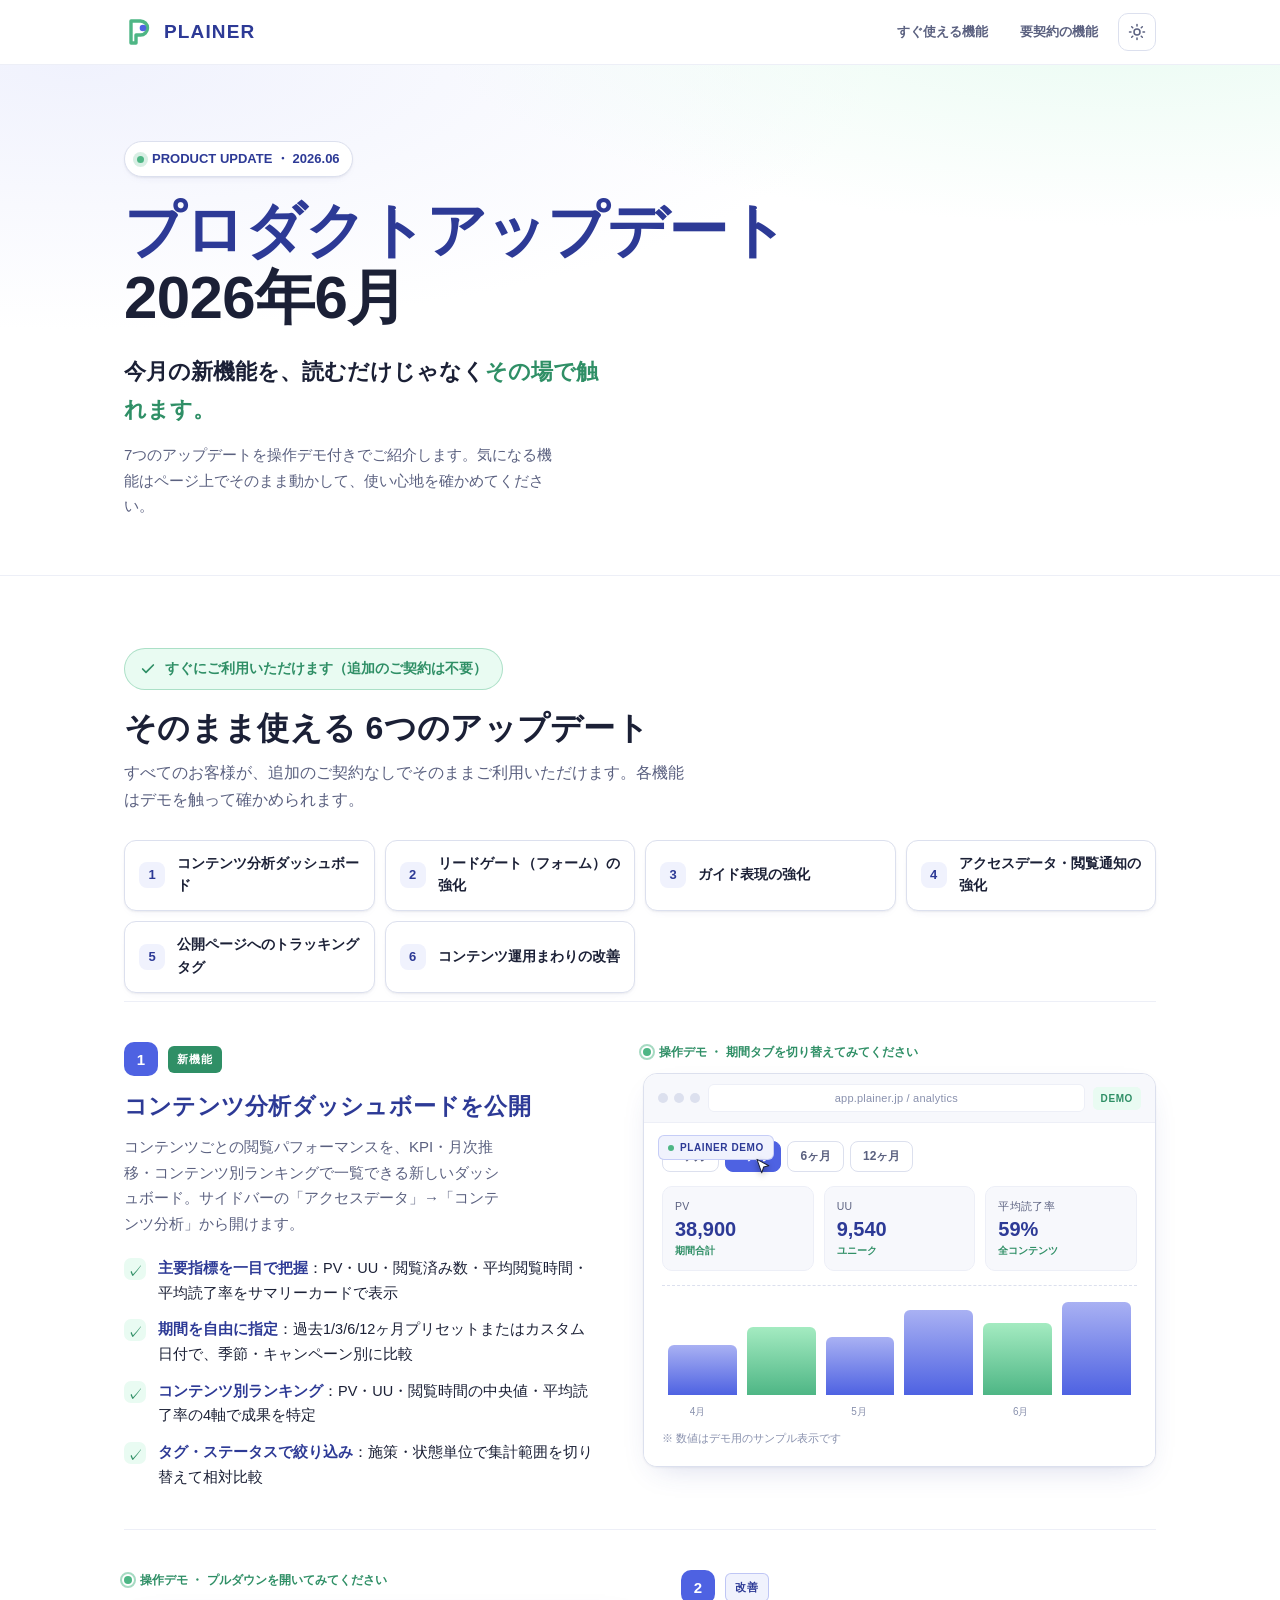
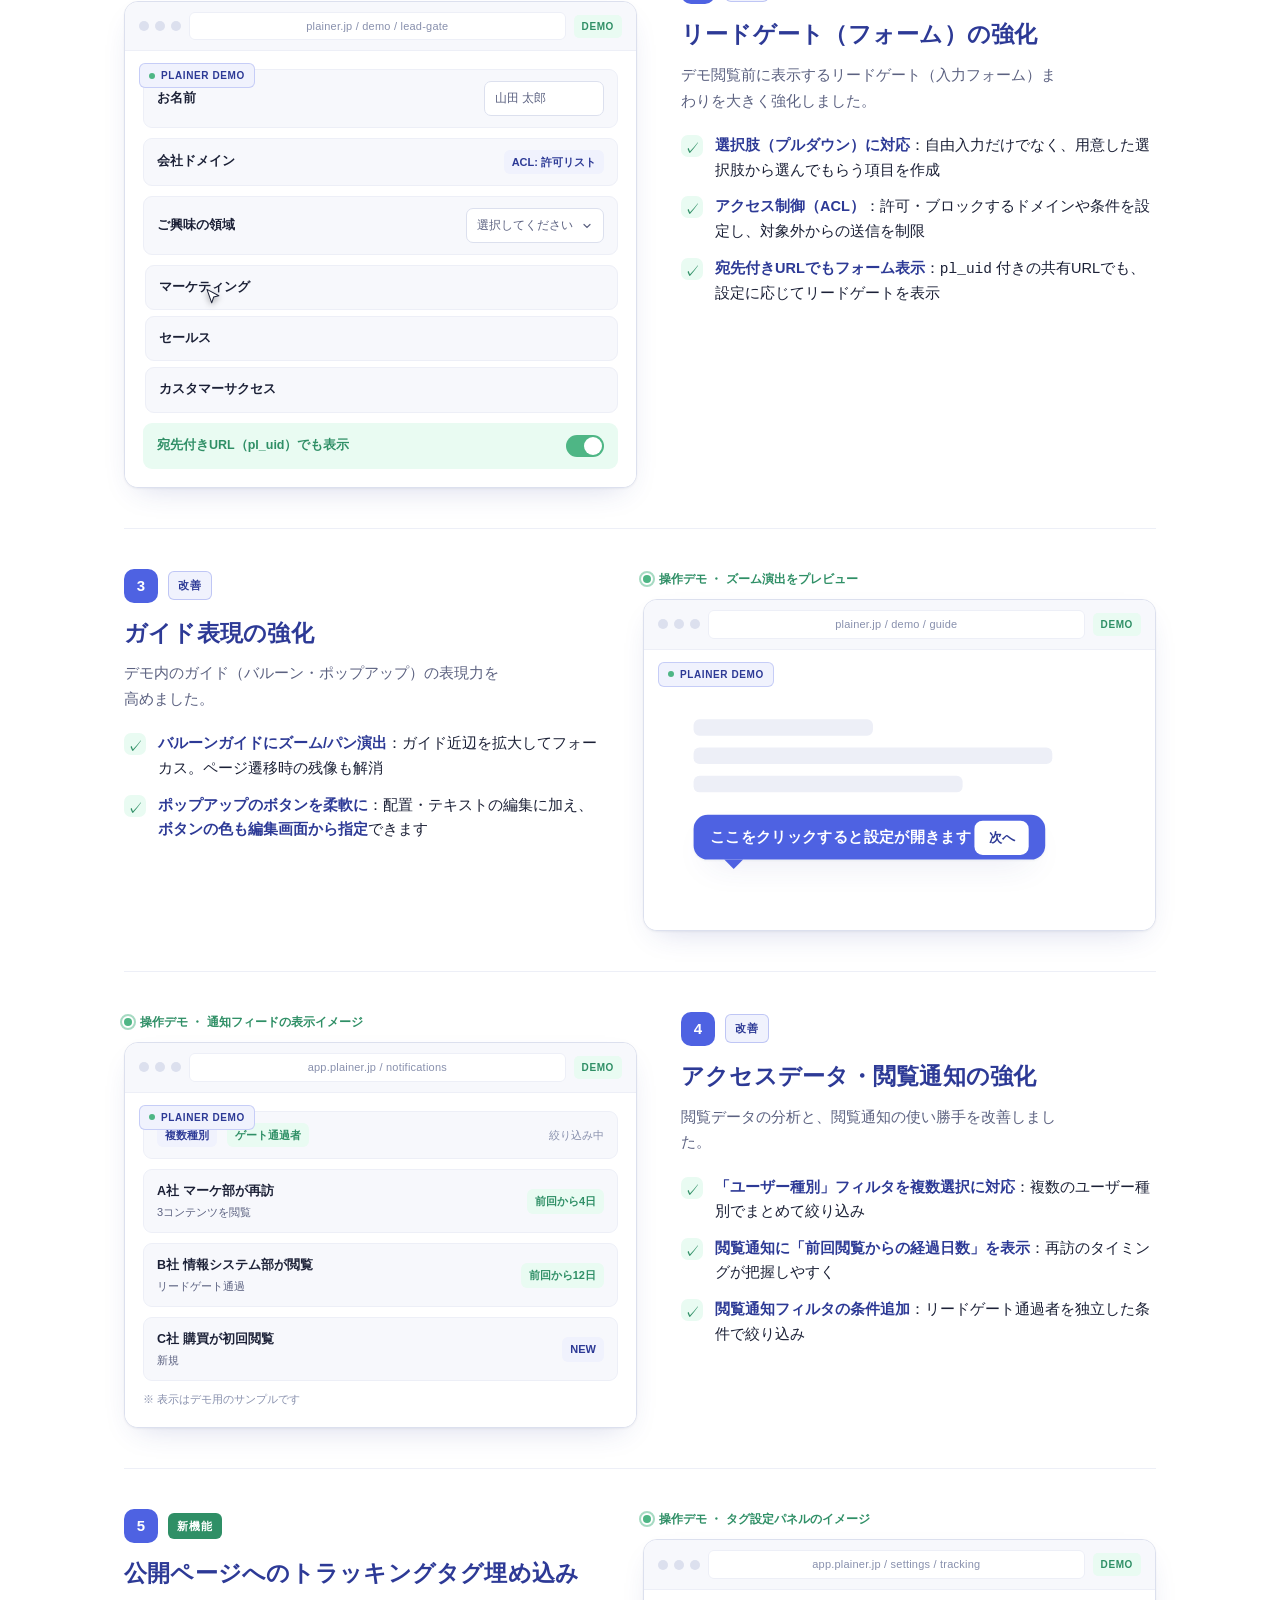
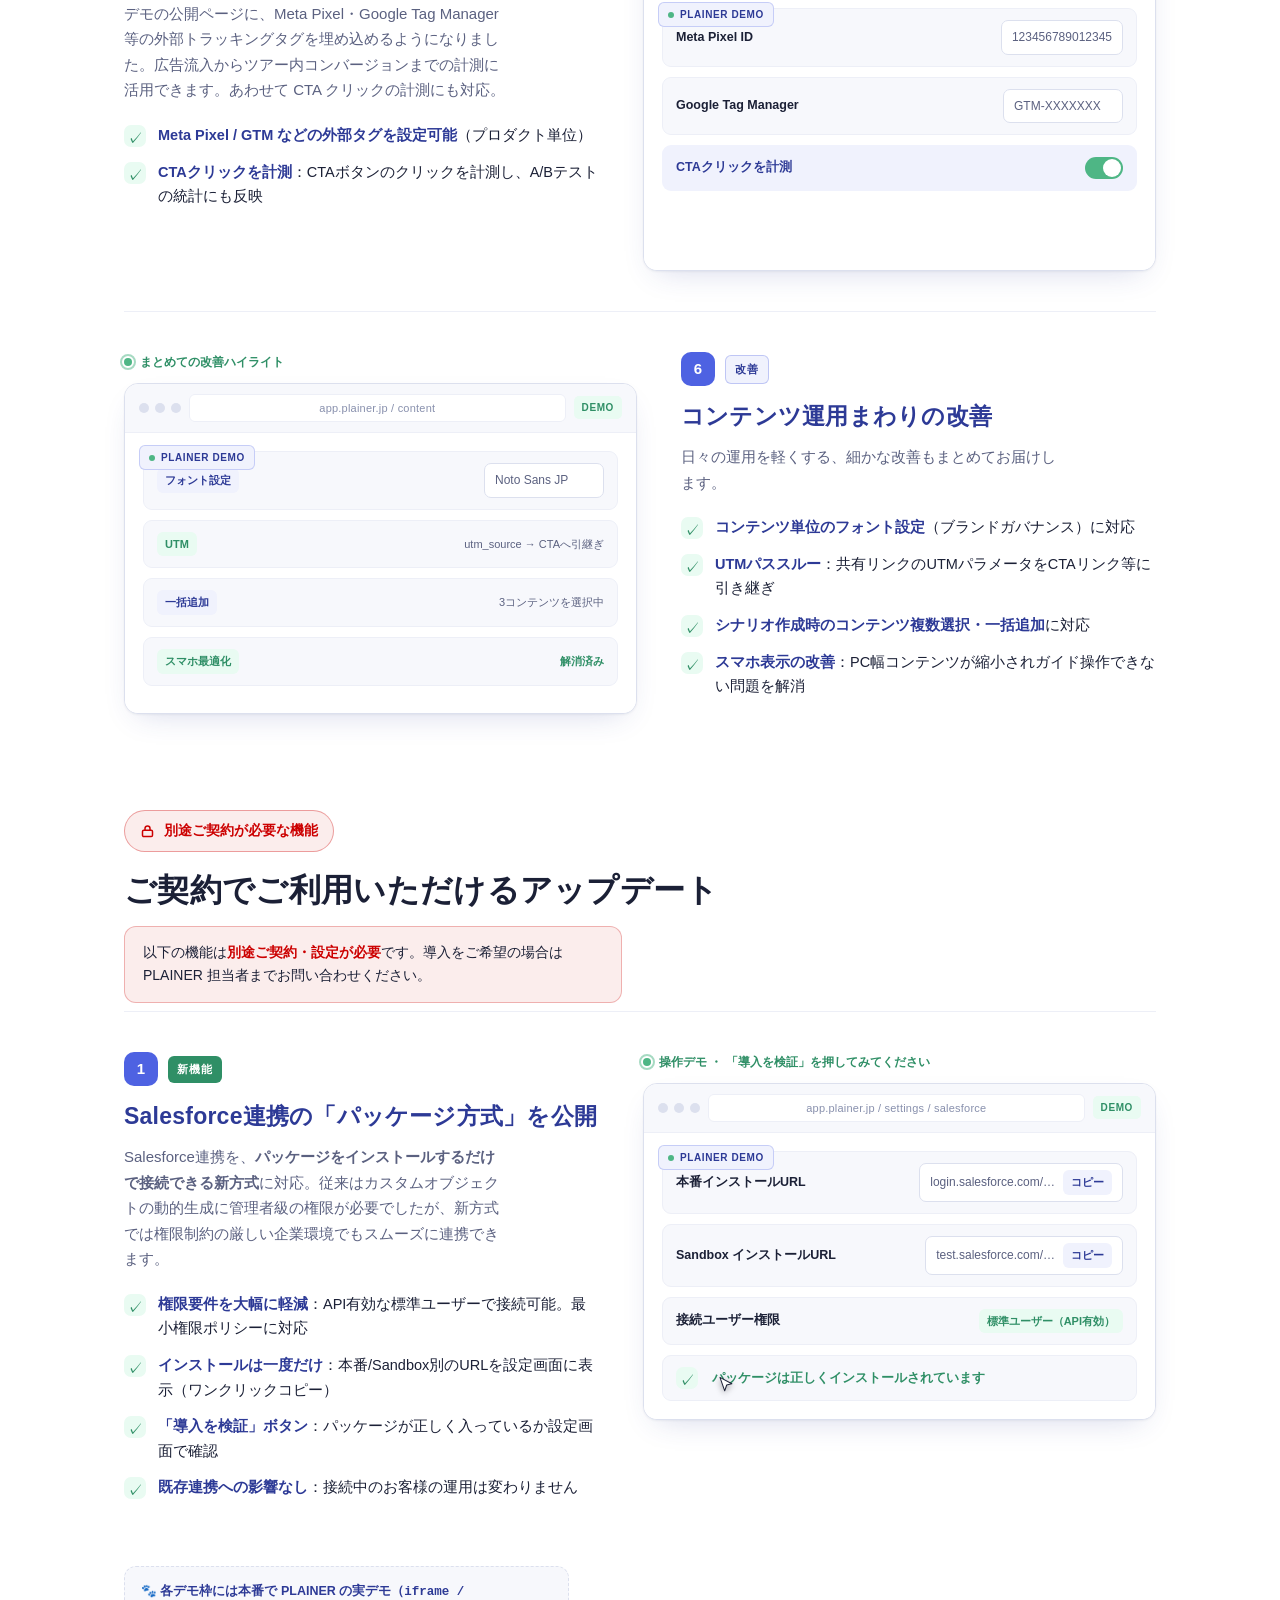
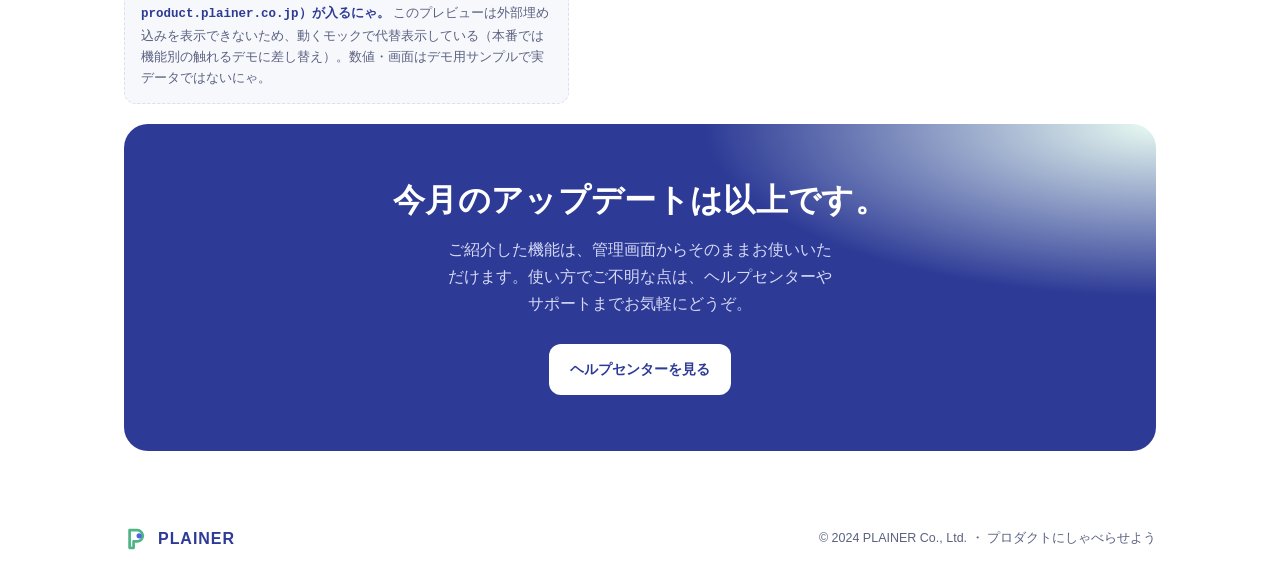
<file: product-update/2026-06/index.html>
<!DOCTYPE html>
<html lang="ja">
<head>
<meta charset="UTF-8">
<meta name="viewport" content="width=device-width,initial-scale=1">
<meta name="robots" content="noindex, nofollow">
<title>プロダクトアップデート 2026年6月 | PLAINER</title>
<style>
  :root{
    /* brand blue ramp */
    --b-50:#F0F2FD; --b-100:#E6E9FB; --b-200:#A9B1F3; --b-500:#4E62E2; --b-600:#3C4BBE; --b-800:#2D3A96;
    /* brand green ramp */
    --g-50:#E9FBF2; --g-100:#C8F4DF; --g-300:#A4EBC1; --g-400:#72D6A0; --g-600:#4EB685;
    /* neutrals, biased slightly toward brand blue */
    --n-000:#ffffff; --n-050:#F7F8FC; --n-100:#EDEFF7; --n-200:#DCE0EE;
    --ink:#1B2036; --muted:#5B6180; --faint:#8890AD;
    --alert:#CC0000; --alert-bg:#FBEDEC;
    /* semantic tokens */
    --bg:var(--n-000); --surface:var(--n-050); --card:var(--n-000);
    --line:var(--n-200); --hairline:var(--n-100);
    --accent:var(--b-500); --accent-deep:var(--b-800); --go:var(--g-600); --go-deep:#2F8F66;
    --tint-blue:var(--b-50); --tint-green:var(--g-50);
    --shadow:0 1px 2px rgba(27,32,54,.05), 0 12px 30px -14px rgba(45,58,150,.22);
    --shadow-sm:0 1px 2px rgba(27,32,54,.06), 0 4px 12px -8px rgba(45,58,150,.18);
    --radius:16px; --radius-sm:10px;
    --font:"Hiragino Kaku Gothic ProN","Hiragino Sans","Noto Sans JP",-apple-system,BlinkMacSystemFont,"Segoe UI",Roboto,sans-serif;
    --measure:64ch;
  }
  @media (prefers-color-scheme:dark){
    :root{
      --bg:#0C0E1C; --surface:#12142A; --card:#161936;
      --line:#282C4C; --hairline:#20233F;
      --ink:#ECEEFA; --muted:#A0A7C9; --faint:#767DA0;
      --accent:#8E9BF6; --accent-deep:#C3CBFF; --go:#6FD6A4; --go-deep:#9BE7C4;
      --tint-blue:#171B3A; --tint-green:#122A20;
      --alert:#FF6B6B; --alert-bg:#2A1618;
      --shadow:0 1px 2px rgba(0,0,0,.4), 0 18px 40px -18px rgba(0,0,0,.6);
      --shadow-sm:0 1px 2px rgba(0,0,0,.35), 0 6px 16px -10px rgba(0,0,0,.5);
    }
  }
  :root[data-theme="light"]{
    --bg:var(--n-000); --surface:var(--n-050); --card:var(--n-000);
    --line:var(--n-200); --hairline:var(--n-100);
    --ink:#1B2036; --muted:#5B6180; --faint:#8890AD;
    --accent:var(--b-500); --accent-deep:var(--b-800); --go:var(--g-600); --go-deep:#2F8F66;
    --tint-blue:var(--b-50); --tint-green:var(--g-50);
    --alert:#CC0000; --alert-bg:#FBEDEC;
    --shadow:0 1px 2px rgba(27,32,54,.05), 0 12px 30px -14px rgba(45,58,150,.22);
    --shadow-sm:0 1px 2px rgba(27,32,54,.06), 0 4px 12px -8px rgba(45,58,150,.18);
  }
  :root[data-theme="dark"]{
    --bg:#0C0E1C; --surface:#12142A; --card:#161936;
    --line:#282C4C; --hairline:#20233F;
    --ink:#ECEEFA; --muted:#A0A7C9; --faint:#767DA0;
    --accent:#8E9BF6; --accent-deep:#C3CBFF; --go:#6FD6A4; --go-deep:#9BE7C4;
    --tint-blue:#171B3A; --tint-green:#122A20;
    --alert:#FF6B6B; --alert-bg:#2A1618;
    --shadow:0 1px 2px rgba(0,0,0,.4), 0 18px 40px -18px rgba(0,0,0,.6);
    --shadow-sm:0 1px 2px rgba(0,0,0,.35), 0 6px 16px -10px rgba(0,0,0,.5);
  }

  *{box-sizing:border-box}
  body{margin:0;background:var(--bg);color:var(--ink);font-family:var(--font);
    line-height:1.7;-webkit-font-smoothing:antialiased;text-rendering:optimizeLegibility}
  a{color:inherit}
  h1,h2,h3,h4{margin:0;line-height:1.3;text-wrap:balance;letter-spacing:.01em}
  p{margin:0}
  .wrap{max-width:1080px;margin:0 auto;padding:0 24px}
  .eyebrow{font-size:12px;font-weight:700;letter-spacing:.16em;text-transform:uppercase;color:var(--accent)}

  /* ---- top bar ---- */
  header.top{position:sticky;top:0;z-index:40;background:color-mix(in srgb,var(--bg) 82%,transparent);
    backdrop-filter:saturate(1.4) blur(14px);border-bottom:1px solid var(--hairline)}
  .top .wrap{display:flex;align-items:center;gap:20px;height:64px}
  .logo{display:flex;align-items:center;gap:10px;font-weight:800;font-size:19px;letter-spacing:.06em;color:var(--accent-deep)}
  .logo svg{display:block}
  .top nav{margin-left:auto;display:flex;align-items:center;gap:8px}
  .navlink{font-size:13px;font-weight:600;color:var(--muted);padding:8px 12px;border-radius:8px;text-decoration:none}
  .navlink:hover{color:var(--ink);background:var(--surface)}
  .toggle{width:38px;height:38px;border-radius:10px;border:1px solid var(--line);background:var(--card);
    color:var(--muted);cursor:pointer;display:grid;place-items:center;transition:.2s}
  .toggle:hover{color:var(--accent);border-color:var(--accent)}

  /* ---- hero ---- */
  .hero{position:relative;overflow:hidden;padding:76px 0 56px;
    background:
      radial-gradient(120% 90% at 88% -10%, var(--tint-green) 0%, transparent 46%),
      radial-gradient(120% 100% at 6% 0%, var(--tint-blue) 0%, transparent 52%);
    border-bottom:1px solid var(--hairline)}
  .hero .wrap{position:relative}
  .hero .kb{display:flex;align-items:center;gap:10px;margin-bottom:20px}
  .badge-month{display:inline-flex;align-items:center;gap:8px;font-weight:700;font-size:13px;
    color:var(--accent-deep);background:var(--card);border:1px solid var(--line);padding:6px 12px;border-radius:999px;box-shadow:var(--shadow-sm)}
  .badge-month .dot{width:7px;height:7px;border-radius:50%;background:var(--go);box-shadow:0 0 0 4px color-mix(in srgb,var(--go) 22%,transparent)}
  .hero h1{font-size:clamp(38px,6vw,60px);font-weight:800;color:var(--accent-deep);letter-spacing:-.01em;line-height:1.12}
  .hero h1 .yr{color:var(--ink)}
  .hero .lede{margin-top:22px;max-width:40ch;font-size:clamp(18px,2.4vw,22px);font-weight:600;color:var(--ink)}
  .hero .lede b{color:var(--go-deep);font-weight:800}
  .hero .sub{margin-top:14px;max-width:52ch;color:var(--muted);font-size:15px}
  .hero-cta{margin-top:30px;display:flex;flex-wrap:wrap;gap:12px}
  .btn{display:inline-flex;align-items:center;gap:8px;font-weight:700;font-size:14px;border-radius:12px;
    padding:13px 20px;text-decoration:none;cursor:pointer;border:1px solid transparent;transition:.18s}
  .btn-primary{background:var(--accent);color:#fff;box-shadow:var(--shadow-sm)}
  .btn-primary:hover{background:var(--accent-deep);transform:translateY(-1px)}
  .btn-ghost{background:var(--card);color:var(--ink);border-color:var(--line)}
  .btn-ghost:hover{border-color:var(--accent);color:var(--accent)}
  .hero-meta{margin-top:40px;display:flex;flex-wrap:wrap;gap:28px;padding-top:24px;border-top:1px solid var(--hairline)}
  .hstat .n{font-size:26px;font-weight:800;color:var(--accent-deep);font-variant-numeric:tabular-nums;line-height:1}
  .hstat .l{font-size:12px;color:var(--muted);margin-top:6px;letter-spacing:.02em}

  /* ---- section shells ---- */
  main{padding:16px 0 40px}
  .sec-head{padding:56px 0 8px}
  .sec-flag{display:inline-flex;align-items:center;gap:9px;font-weight:800;font-size:14px;padding:8px 15px;border-radius:999px}
  .sec-flag.ready{color:var(--go-deep);background:var(--tint-green);border:1px solid color-mix(in srgb,var(--go) 40%,transparent)}
  .sec-flag.paid{color:var(--alert);background:var(--alert-bg);border:1px solid color-mix(in srgb,var(--alert) 34%,transparent)}
  .sec-head h2{margin-top:18px;font-size:clamp(24px,3.4vw,32px);font-weight:800;color:var(--ink)}
  .sec-head p{margin-top:10px;color:var(--muted);max-width:var(--measure)}
  .paid-lead{margin-top:14px;background:var(--alert-bg);border:1px solid color-mix(in srgb,var(--alert) 26%,transparent);
    color:var(--ink);padding:14px 18px;border-radius:12px;font-size:14px;max-width:var(--measure)}
  .paid-lead b{color:var(--alert)}

  /* ---- index chips ---- */
  .index{margin-top:26px;display:grid;grid-template-columns:repeat(auto-fill,minmax(240px,1fr));gap:10px}
  .index a{display:flex;gap:12px;align-items:center;text-decoration:none;background:var(--card);border:1px solid var(--line);
    border-radius:12px;padding:12px 14px;box-shadow:var(--shadow-sm);transition:.18s}
  .index a:hover{border-color:var(--accent);transform:translateY(-2px)}
  .index .ix{flex:0 0 auto;width:26px;height:26px;border-radius:8px;background:var(--tint-blue);color:var(--accent-deep);
    font-weight:800;font-size:13px;display:grid;place-items:center;font-variant-numeric:tabular-nums}
  .index .tx{font-size:13.5px;font-weight:600;color:var(--ink)}

  /* ---- feature block ---- */
  .feat{padding:40px 0;border-top:1px solid var(--hairline);scroll-margin-top:80px}
  .feat-grid{display:grid;grid-template-columns:minmax(0,1fr) minmax(0,1.08fr);gap:44px;align-items:start}
  .feat.rev .feat-grid{direction:rtl}
  .feat.rev .feat-grid>*{direction:ltr}
  .feat-txt .num{display:inline-flex;align-items:center;gap:10px;margin-bottom:16px}
  .feat-txt .num b{width:34px;height:34px;border-radius:10px;background:var(--accent);color:#fff;
    display:grid;place-items:center;font-size:15px;font-weight:800;font-variant-numeric:tabular-nums}
  .tag{font-size:11px;font-weight:800;letter-spacing:.08em;text-transform:uppercase;padding:4px 9px;border-radius:6px}
  .tag.new{color:#fff;background:var(--go-deep)}
  .tag.imp{color:var(--accent-deep);background:var(--tint-blue);border:1px solid color-mix(in srgb,var(--accent) 30%,transparent)}
  .feat-txt h3{font-size:23px;font-weight:800;color:var(--accent-deep)}
  .feat-txt .body{margin-top:12px;color:var(--muted);font-size:15px;max-width:46ch}
  .points{margin-top:20px;display:flex;flex-direction:column;gap:12px}
  .pt{display:flex;gap:12px;align-items:flex-start}
  .pt .ico{flex:0 0 auto;width:22px;height:22px;border-radius:7px;background:var(--tint-green);color:var(--go-deep);
    display:grid;place-items:center;margin-top:2px}
  .pt .ico svg{width:13px;height:13px}
  .pt .pttx{font-size:14.5px;color:var(--ink)}
  .pt .pttx b{color:var(--accent-deep);font-weight:700}

  /* ---- demo frame ---- */
  .demo{position:relative}
  .demo-label{display:flex;align-items:center;gap:8px;margin-bottom:10px;font-size:12px;font-weight:700;color:var(--go-deep)}
  .demo-label .pulse{width:8px;height:8px;border-radius:50%;background:var(--go);position:relative}
  .demo-label .pulse::after{content:"";position:absolute;inset:-4px;border-radius:50%;border:2px solid var(--go);opacity:.5;animation:ping 1.8s ease-out infinite}
  @keyframes ping{0%{transform:scale(.6);opacity:.6}100%{transform:scale(1.6);opacity:0}}
  .frame{border:1px solid var(--line);border-radius:14px;overflow:hidden;background:var(--card);box-shadow:var(--shadow)}
  .chrome{display:flex;align-items:center;gap:8px;padding:10px 14px;background:var(--surface);border-bottom:1px solid var(--hairline)}
  .chrome .dots{display:flex;gap:6px}
  .chrome .dots i{width:10px;height:10px;border-radius:50%;background:var(--n-200)}
  :root[data-theme="dark"] .chrome .dots i{background:#3a3f63}
  .chrome .url{flex:1;font-size:11px;color:var(--faint);background:var(--card);border:1px solid var(--hairline);
    border-radius:6px;padding:4px 10px;text-align:center;letter-spacing:.02em}
  .chrome .live{font-size:10px;font-weight:800;letter-spacing:.06em;color:var(--go-deep);
    background:var(--tint-green);padding:3px 8px;border-radius:5px}
  .screen{padding:18px;min-height:280px;background:
    linear-gradient(180deg,var(--card),var(--card)),
    repeating-linear-gradient(45deg,transparent,transparent 11px,var(--hairline) 11px,var(--hairline) 12px);
    position:relative}
  .try{position:absolute;right:14px;bottom:14px;z-index:6;display:inline-flex;align-items:center;gap:8px;
    background:var(--go-deep);color:#fff;font-weight:800;font-size:13px;border:none;border-radius:999px;
    padding:11px 18px;cursor:pointer;box-shadow:0 8px 20px -8px color-mix(in srgb,var(--go-deep) 80%,black);transition:.18s}
  .try:hover{transform:translateY(-2px)}
  .try svg{width:13px;height:13px}

  /* real PLAINER demo embed overlay: covers the mock when it loads (production);
     stays hidden when blocked by the Artifact CSP so the mock shows as preview */
  .pl-demo{position:absolute;inset:0;width:100%;height:100%;border:0;opacity:0;
    transition:opacity .45s ease;background:var(--card);z-index:8}
  .pl-demo.loaded{opacity:1}
  .embed-tag{position:absolute;left:14px;top:12px;z-index:4;font-size:10px;font-weight:800;letter-spacing:.06em;
    color:var(--accent-deep);background:var(--tint-blue);border:1px solid color-mix(in srgb,var(--accent) 26%,transparent);
    padding:3px 9px;border-radius:6px;pointer-events:none;display:inline-flex;align-items:center;gap:6px}
  .embed-tag .rec{width:6px;height:6px;border-radius:50%;background:var(--go);animation:blink 1.4s ease-in-out infinite}
  @keyframes blink{0%,100%{opacity:1}50%{opacity:.25}}

  /* auto-playing cursor: makes the mock look like a live demo in the preview */
  .cursor{position:absolute;z-index:9;width:19px;height:19px;left:50%;top:60%;pointer-events:none;
    transition:left .8s cubic-bezier(.4,.1,.2,1),top .8s cubic-bezier(.4,.1,.2,1);
    filter:drop-shadow(0 2px 3px rgba(0,0,0,.35))}
  .cursor svg{width:100%;height:100%;display:block}
  .cursor::after{content:"";position:absolute;inset:-7px;border-radius:50%;
    background:color-mix(in srgb,var(--go) 45%,transparent);opacity:0}
  .cursor.click::after{animation:tap .45s ease-out}
  @keyframes tap{0%{opacity:.6;transform:scale(.3)}100%{opacity:0;transform:scale(1.5)}}
  .screen.live .cursor{display:none}

  /* ambient sweep = "playing" feel across every demo frame */
  .demo .screen::after{content:"";position:absolute;inset:0;z-index:3;pointer-events:none;
    background:linear-gradient(105deg,transparent 42%,color-mix(in srgb,var(--go) 12%,transparent) 50%,transparent 58%);
    transform:translateX(-125%);animation:sweep 5s ease-in-out infinite}
  .screen.live::after{display:none}
  @keyframes sweep{0%,14%{transform:translateX(-125%)}70%,100%{transform:translateX(125%)}}
  #f2 .demo .screen::after{animation-delay:.7s}
  #f3 .demo .screen::after{animation-delay:1.3s}
  #f4 .demo .screen::after{animation-delay:.3s}
  #f5 .demo .screen::after{animation-delay:1s}
  #f6 .demo .screen::after{animation-delay:1.7s}
  #p1 .demo .screen::after{animation-delay:.5s}

  /* dashboard demo internals */
  .db-tabs{display:flex;gap:6px;margin-bottom:14px;flex-wrap:wrap}
  .db-tab{font-size:12px;font-weight:700;padding:6px 12px;border-radius:8px;border:1px solid var(--line);
    background:var(--card);color:var(--muted);cursor:pointer;transition:.15s}
  .db-tab[aria-selected="true"]{background:var(--accent);color:#fff;border-color:var(--accent)}
  .kpis{display:grid;grid-template-columns:repeat(3,1fr);gap:10px;margin-bottom:14px}
  .kpi{background:var(--surface);border:1px solid var(--hairline);border-radius:10px;padding:11px 12px}
  .kpi .kl{font-size:10.5px;color:var(--muted);letter-spacing:.03em}
  .kpi .kv{font-size:20px;font-weight:800;color:var(--accent-deep);font-variant-numeric:tabular-nums;margin-top:3px;line-height:1}
  .kpi .kd{font-size:10px;font-weight:700;color:var(--go-deep);margin-top:3px}
  .chart{display:flex;align-items:flex-end;gap:10px;height:110px;padding:12px 6px 0;border-top:1px dashed var(--line)}
  .bar{flex:1;border-radius:6px 6px 0 0;background:linear-gradient(180deg,var(--b-200),var(--accent));
    transition:height .7s cubic-bezier(.2,.7,.2,1);min-height:6px;position:relative}
  .bar:nth-child(3n+2){background:linear-gradient(180deg,var(--g-300),var(--go))}
  .bar span{position:absolute;top:-18px;left:0;right:0;text-align:center;font-size:10px;font-weight:700;color:var(--muted);font-variant-numeric:tabular-nums}
  .chart-x{display:flex;gap:10px;margin-top:8px}
  .chart-x span{flex:1;text-align:center;font-size:10px;color:var(--faint)}

  /* generic mock UI (form / list / settings) */
  .mock{display:flex;flex-direction:column;gap:10px}
  .mrow{background:var(--surface);border:1px solid var(--hairline);border-radius:9px;padding:11px 13px;display:flex;align-items:center;gap:10px}
  .mrow .ml{font-size:12.5px;font-weight:600;color:var(--ink)}
  .mrow .mspace{flex:1}
  .field{font-size:12px;color:var(--muted);background:var(--card);border:1px solid var(--line);border-radius:7px;padding:6px 10px;min-width:120px;display:flex;align-items:center;justify-content:space-between;gap:8px}
  .chip{font-size:11px;font-weight:700;padding:3px 8px;border-radius:6px;background:var(--tint-green);color:var(--go-deep)}
  .chip.blue{background:var(--tint-blue);color:var(--accent-deep)}
  .switch{width:38px;height:22px;border-radius:999px;background:var(--go);position:relative;flex:0 0 auto}
  .switch::after{content:"";position:absolute;top:2px;right:2px;width:18px;height:18px;border-radius:50%;background:#fff}
  .balloon{position:relative;background:var(--accent);color:#fff;border-radius:12px;padding:12px 14px;font-size:12.5px;font-weight:600;max-width:220px;box-shadow:var(--shadow)}
  .balloon::after{content:"";position:absolute;left:26px;bottom:-8px;border:8px solid transparent;border-top-color:var(--accent);border-bottom:0}
  .ghostui{height:14px;border-radius:5px;background:var(--hairline)}
  .ghostui.w60{width:60%}.ghostui.w40{width:40%}.ghostui.w80{width:80%}

  /* footer cta */
  .cta{margin-top:20px;padding:56px 0;background:
      radial-gradient(100% 120% at 100% 0%, var(--tint-green) 0%, transparent 44%),
      var(--accent-deep);color:#fff;border-radius:24px}
  :root[data-theme="dark"] .cta,:root:not([data-theme="light"]) .cta{}
  .cta .wrap{text-align:center}
  .cta h2{font-size:clamp(24px,3.4vw,32px);font-weight:800;color:#fff}
  .cta p{margin:14px auto 0;max-width:44ch;color:#D6DAF6}
  .cta .row{margin-top:26px;display:flex;gap:12px;justify-content:center;flex-wrap:wrap}
  .btn-white{background:#fff;color:var(--accent-deep)}
  .btn-white:hover{background:#EDEFFB}
  .btn-line{background:transparent;color:#fff;border-color:rgba(255,255,255,.45)}
  .btn-line:hover{border-color:#fff;background:rgba(255,255,255,.08)}
  footer.foot{padding:34px 0;color:var(--muted);font-size:12.5px}
  footer.foot .wrap{display:flex;flex-wrap:wrap;gap:14px;align-items:center;justify-content:space-between}

  .note{margin:26px 0 0;padding:14px 16px;border:1px dashed var(--line);border-radius:12px;background:var(--surface);
    color:var(--muted);font-size:12.5px;max-width:var(--measure)}
  .note b{color:var(--accent-deep)}

  [data-reveal]{opacity:0;transform:translateY(14px);transition:opacity .6s ease,transform .6s cubic-bezier(.2,.7,.2,1)}
  [data-reveal].in{opacity:1;transform:none}

  @media (max-width:820px){
    .feat-grid{grid-template-columns:1fr;gap:26px}
    .feat.rev .feat-grid{direction:ltr}
    .kpis{grid-template-columns:repeat(3,1fr)}
    .top nav .navlink{display:none}
  }
  @media (prefers-reduced-motion:reduce){
    *{animation:none!important;transition:none!important}
    [data-reveal]{opacity:1;transform:none}
  }
</style>
</head>
<body>

<header class="top">
  <div class="wrap">
    <span class="logo" aria-label="PLAINER">
      <svg width="30" height="30" viewBox="0 0 30 30" fill="none" aria-hidden="true">
        <path d="M7 4h9.5a7 7 0 0 1 0 14H12v8H7V4Z" fill="none" stroke="#4EB685" stroke-width="3.4" stroke-linejoin="round"/>
        <circle cx="19" cy="11" r="3.3" fill="#4E62E2"/>
      </svg>
      PLAINER
    </span>
    <nav>
      <a class="navlink" href="#ready">すぐ使える機能</a>
      <a class="navlink" href="#paid">要契約の機能</a>
      <button class="toggle" id="tg" aria-label="テーマ切替" title="ライト / ダーク">
        <svg width="18" height="18" viewBox="0 0 24 24" fill="none" stroke="currentColor" stroke-width="2" stroke-linecap="round"><circle cx="12" cy="12" r="4"/><path d="M12 2v2M12 20v2M4.9 4.9l1.4 1.4M17.7 17.7l1.4 1.4M2 12h2M20 12h2M4.9 19.1l1.4-1.4M17.7 6.3l1.4-1.4"/></svg>
      </button>
    </nav>
  </div>
</header>

<section class="hero">
  <div class="wrap">
    <div class="kb">
      <span class="badge-month"><span class="dot"></span>PRODUCT UPDATE ・ 2026.06</span>
    </div>
    <h1>プロダクトアップデート<br><span class="yr">2026年6月</span></h1>
    <p class="lede">今月の新機能を、読むだけじゃなく<b>その場で触れます。</b></p>
    <p class="sub">7つのアップデートを操作デモ付きでご紹介します。気になる機能はページ上でそのまま動かして、使い心地を確かめてください。</p>
  </div>
</section>

<main>
  <div class="wrap">

    <!-- READY SECTION -->
    <div class="sec-head" id="ready" data-reveal>
      <span class="sec-flag ready">
        <svg width="16" height="16" viewBox="0 0 24 24" fill="none" stroke="currentColor" stroke-width="2.6" stroke-linecap="round" stroke-linejoin="round"><path d="M20 6 9 17l-5-5"/></svg>
        すぐにご利用いただけます（追加のご契約は不要）
      </span>
      <h2>そのまま使える 6つのアップデート</h2>
      <p>すべてのお客様が、追加のご契約なしでそのままご利用いただけます。各機能はデモを触って確かめられます。</p>
      <div class="index">
        <a href="#f1"><span class="ix">1</span><span class="tx">コンテンツ分析ダッシュボード</span></a>
        <a href="#f2"><span class="ix">2</span><span class="tx">リードゲート（フォーム）の強化</span></a>
        <a href="#f3"><span class="ix">3</span><span class="tx">ガイド表現の強化</span></a>
        <a href="#f4"><span class="ix">4</span><span class="tx">アクセスデータ・閲覧通知の強化</span></a>
        <a href="#f5"><span class="ix">5</span><span class="tx">公開ページへのトラッキングタグ</span></a>
        <a href="#f6"><span class="ix">6</span><span class="tx">コンテンツ運用まわりの改善</span></a>
      </div>
    </div>

    <!-- Feature 1 : Dashboard (interactive) -->
    <article class="feat" id="f1" data-reveal>
      <div class="feat-grid">
        <div class="feat-txt">
          <span class="num"><b>1</b><span class="tag new">新機能</span></span>
          <h3>コンテンツ分析ダッシュボードを公開</h3>
          <p class="body">コンテンツごとの閲覧パフォーマンスを、KPI・月次推移・コンテンツ別ランキングで一覧できる新しいダッシュボード。サイドバーの「アクセスデータ」→「コンテンツ分析」から開けます。</p>
          <div class="points">
            <div class="pt"><span class="ico">✓</span><span class="pttx"><b>主要指標を一目で把握</b>：PV・UU・閲覧済み数・平均閲覧時間・平均読了率をサマリーカードで表示</span></div>
            <div class="pt"><span class="ico">✓</span><span class="pttx"><b>期間を自由に指定</b>：過去1/3/6/12ヶ月プリセットまたはカスタム日付で、季節・キャンペーン別に比較</span></div>
            <div class="pt"><span class="ico">✓</span><span class="pttx"><b>コンテンツ別ランキング</b>：PV・UU・閲覧時間の中央値・平均読了率の4軸で成果を特定</span></div>
            <div class="pt"><span class="ico">✓</span><span class="pttx"><b>タグ・ステータスで絞り込み</b>：施策・状態単位で集計範囲を切り替えて相対比較</span></div>
          </div>
        </div>
        <div class="demo">
          <div class="demo-label"><span class="pulse"></span>操作デモ ・ 期間タブを切り替えてみてください</div>
          <div class="frame">
            <div class="chrome"><span class="dots"><i></i><i></i><i></i></span><span class="url">app.plainer.jp / analytics</span><span class="live">DEMO</span></div>
            <div class="screen">
              <div class="db-tabs" role="tablist">
                <button class="db-tab" role="tab" data-range="1" aria-selected="false">1ヶ月</button>
                <button class="db-tab" role="tab" data-range="3" aria-selected="true">3ヶ月</button>
                <button class="db-tab" role="tab" data-range="6" aria-selected="false">6ヶ月</button>
                <button class="db-tab" role="tab" data-range="12" aria-selected="false">12ヶ月</button>
              </div>
              <div class="kpis">
                <div class="kpi"><div class="kl">PV</div><div class="kv" data-kpi="pv">—</div><div class="kd">期間合計</div></div>
                <div class="kpi"><div class="kl">UU</div><div class="kv" data-kpi="uu">—</div><div class="kd">ユニーク</div></div>
                <div class="kpi"><div class="kl">平均読了率</div><div class="kv" data-kpi="read">—</div><div class="kd">全コンテンツ</div></div>
              </div>
              <div class="chart" id="chart1"></div>
              <div class="chart-x" id="chartx1"></div>
              <p style="font-size:10.5px;color:var(--faint);margin-top:10px">※ 数値はデモ用のサンプル表示です</p>
            </div>
          </div>
        </div>
      </div>
    </article>

    <!-- Feature 2 : Lead gate -->
    <article class="feat rev" id="f2" data-reveal>
      <div class="feat-grid">
        <div class="feat-txt">
          <span class="num"><b>2</b><span class="tag imp">改善</span></span>
          <h3>リードゲート（フォーム）の強化</h3>
          <p class="body">デモ閲覧前に表示するリードゲート（入力フォーム）まわりを大きく強化しました。</p>
          <div class="points">
            <div class="pt"><span class="ico">✓</span><span class="pttx"><b>選択肢（プルダウン）に対応</b>：自由入力だけでなく、用意した選択肢から選んでもらう項目を作成</span></div>
            <div class="pt"><span class="ico">✓</span><span class="pttx"><b>アクセス制御（ACL）</b>：許可・ブロックするドメインや条件を設定し、対象外からの送信を制限</span></div>
            <div class="pt"><span class="ico">✓</span><span class="pttx"><b>宛先付きURLでもフォーム表示</b>：<code>pl_uid</code> 付きの共有URLでも、設定に応じてリードゲートを表示</span></div>
          </div>
        </div>
        <div class="demo">
          <div class="demo-label"><span class="pulse"></span>操作デモ ・ プルダウンを開いてみてください</div>
          <div class="frame">
            <div class="chrome"><span class="dots"><i></i><i></i><i></i></span><span class="url">plainer.jp / demo / lead-gate</span><span class="live">DEMO</span></div>
            <div class="screen">
              <div class="mock">
                <div class="mrow"><span class="ml">お名前</span><span class="mspace"></span><span class="field">山田 太郎</span></div>
                <div class="mrow"><span class="ml">会社ドメイン</span><span class="mspace"></span><span class="chip blue">ACL: 許可リスト</span></div>
                <div class="mrow" id="pd" style="cursor:pointer">
                  <span class="ml">ご興味の領域</span><span class="mspace"></span>
                  <span class="field" id="pdfield">選択してください
                    <svg width="12" height="12" viewBox="0 0 24 24" fill="none" stroke="currentColor" stroke-width="2.4" stroke-linecap="round"><path d="m6 9 6 6 6-6"/></svg>
                  </span>
                </div>
                <div id="pdlist" style="display:none;flex-direction:column;gap:6px;padding-left:2px">
                  <div class="mrow pdopt" style="cursor:pointer"><span class="ml">マーケティング</span></div>
                  <div class="mrow pdopt" style="cursor:pointer"><span class="ml">セールス</span></div>
                  <div class="mrow pdopt" style="cursor:pointer"><span class="ml">カスタマーサクセス</span></div>
                </div>
                <div class="mrow" style="background:var(--tint-green);border-color:transparent"><span class="ml" style="color:var(--go-deep)">宛先付きURL（pl_uid）でも表示</span><span class="mspace"></span><span class="switch"></span></div>
              </div>
            </div>
          </div>
        </div>
      </div>
    </article>

    <!-- Feature 3 : Guide -->
    <article class="feat" id="f3" data-reveal>
      <div class="feat-grid">
        <div class="feat-txt">
          <span class="num"><b>3</b><span class="tag imp">改善</span></span>
          <h3>ガイド表現の強化</h3>
          <p class="body">デモ内のガイド（バルーン・ポップアップ）の表現力を高めました。</p>
          <div class="points">
            <div class="pt"><span class="ico">✓</span><span class="pttx"><b>バルーンガイドにズーム/パン演出</b>：ガイド近辺を拡大してフォーカス。ページ遷移時の残像も解消</span></div>
            <div class="pt"><span class="ico">✓</span><span class="pttx"><b>ポップアップのボタンを柔軟に</b>：配置・テキストの編集に加え、<b>ボタンの色も編集画面から指定</b>できます</span></div>
          </div>
        </div>
        <div class="demo">
          <div class="demo-label"><span class="pulse"></span>操作デモ ・ ズーム演出をプレビュー</div>
          <div class="frame">
            <div class="chrome"><span class="dots"><i></i><i></i><i></i></span><span class="url">plainer.jp / demo / guide</span><span class="live">DEMO</span></div>
            <div class="screen" style="display:flex;align-items:center;justify-content:center">
              <div id="guidezoom" style="width:80%;display:flex;flex-direction:column;gap:10px;transition:transform .8s cubic-bezier(.2,.7,.2,1);transform-origin:24% 62%">
                <div class="ghostui w40"></div>
                <div class="ghostui w80"></div>
                <div class="ghostui w60"></div>
                <div style="margin-top:6px"><span class="balloon">ここをクリックすると設定が開きます <span style="display:inline-block;margin-top:8px;background:#fff;color:var(--accent-deep);font-weight:800;padding:5px 12px;border-radius:7px;font-size:11px">次へ</span></span></div>
              </div>
            </div>
          </div>
        </div>
      </div>
    </article>

    <!-- Feature 4 : Access data / notifications -->
    <article class="feat rev" id="f4" data-reveal>
      <div class="feat-grid">
        <div class="feat-txt">
          <span class="num"><b>4</b><span class="tag imp">改善</span></span>
          <h3>アクセスデータ・閲覧通知の強化</h3>
          <p class="body">閲覧データの分析と、閲覧通知の使い勝手を改善しました。</p>
          <div class="points">
            <div class="pt"><span class="ico">✓</span><span class="pttx"><b>「ユーザー種別」フィルタを複数選択に対応</b>：複数のユーザー種別でまとめて絞り込み</span></div>
            <div class="pt"><span class="ico">✓</span><span class="pttx"><b>閲覧通知に「前回閲覧からの経過日数」を表示</b>：再訪のタイミングが把握しやすく</span></div>
            <div class="pt"><span class="ico">✓</span><span class="pttx"><b>閲覧通知フィルタの条件追加</b>：リードゲート通過者を独立した条件で絞り込み</span></div>
          </div>
        </div>
        <div class="demo">
          <div class="demo-label"><span class="pulse"></span>操作デモ ・ 通知フィードの表示イメージ</div>
          <div class="frame">
            <div class="chrome"><span class="dots"><i></i><i></i><i></i></span><span class="url">app.plainer.jp / notifications</span><span class="live">DEMO</span></div>
            <div class="screen">
              <div class="mock">
                <div class="mrow"><span class="chip blue">複数種別</span><span class="chip">ゲート通過者</span><span class="mspace"></span><span style="font-size:11px;color:var(--faint)">絞り込み中</span></div>
                <div class="mrow"><div><div class="ml">A社 マーケ部が再訪</div><div style="font-size:11px;color:var(--muted)">3コンテンツを閲覧</div></div><span class="mspace"></span><span class="chip">前回から4日</span></div>
                <div class="mrow"><div><div class="ml">B社 情報システム部が閲覧</div><div style="font-size:11px;color:var(--muted)">リードゲート通過</div></div><span class="mspace"></span><span class="chip">前回から12日</span></div>
                <div class="mrow"><div><div class="ml">C社 購買が初回閲覧</div><div style="font-size:11px;color:var(--muted)">新規</div></div><span class="mspace"></span><span class="chip blue">NEW</span></div>
                <p style="font-size:10.5px;color:var(--faint)">※ 表示はデモ用のサンプルです</p>
              </div>
            </div>
          </div>
        </div>
      </div>
    </article>

    <!-- Feature 5 : Tracking tag -->
    <article class="feat" id="f5" data-reveal>
      <div class="feat-grid">
        <div class="feat-txt">
          <span class="num"><b>5</b><span class="tag new">新機能</span></span>
          <h3>公開ページへのトラッキングタグ埋め込み</h3>
          <p class="body">デモの公開ページに、Meta Pixel・Google Tag Manager 等の外部トラッキングタグを埋め込めるようになりました。広告流入からツアー内コンバージョンまでの計測に活用できます。あわせて CTA クリックの計測にも対応。</p>
          <div class="points">
            <div class="pt"><span class="ico">✓</span><span class="pttx"><b>Meta Pixel / GTM などの外部タグを設定可能</b>（プロダクト単位）</span></div>
            <div class="pt"><span class="ico">✓</span><span class="pttx"><b>CTAクリックを計測</b>：CTAボタンのクリックを計測し、A/Bテストの統計にも反映</span></div>
          </div>
        </div>
        <div class="demo">
          <div class="demo-label"><span class="pulse"></span>操作デモ ・ タグ設定パネルのイメージ</div>
          <div class="frame">
            <div class="chrome"><span class="dots"><i></i><i></i><i></i></span><span class="url">app.plainer.jp / settings / tracking</span><span class="live">DEMO</span></div>
            <div class="screen">
              <div class="mock">
                <div class="mrow"><span class="ml">Meta Pixel ID</span><span class="mspace"></span><span class="field">123456789012345</span></div>
                <div class="mrow"><span class="ml">Google Tag Manager</span><span class="mspace"></span><span class="field">GTM-XXXXXXX</span></div>
                <div class="mrow" style="background:var(--tint-blue);border-color:transparent"><span class="ml" style="color:var(--accent-deep)">CTAクリックを計測</span><span class="mspace"></span><span class="switch"></span></div>
              </div>
            </div>
          </div>
        </div>
      </div>
    </article>

    <!-- Feature 6 : Other improvements (compact, no big demo) -->
    <article class="feat rev" id="f6" data-reveal>
      <div class="feat-grid">
        <div class="feat-txt">
          <span class="num"><b>6</b><span class="tag imp">改善</span></span>
          <h3>コンテンツ運用まわりの改善</h3>
          <p class="body">日々の運用を軽くする、細かな改善もまとめてお届けします。</p>
          <div class="points">
            <div class="pt"><span class="ico">✓</span><span class="pttx"><b>コンテンツ単位のフォント設定</b>（ブランドガバナンス）に対応</span></div>
            <div class="pt"><span class="ico">✓</span><span class="pttx"><b>UTMパススルー</b>：共有リンクのUTMパラメータをCTAリンク等に引き継ぎ</span></div>
            <div class="pt"><span class="ico">✓</span><span class="pttx"><b>シナリオ作成時のコンテンツ複数選択・一括追加</b>に対応</span></div>
            <div class="pt"><span class="ico">✓</span><span class="pttx"><b>スマホ表示の改善</b>：PC幅コンテンツが縮小されガイド操作できない問題を解消</span></div>
          </div>
        </div>
        <div class="demo">
          <div class="demo-label"><span class="pulse"></span>まとめての改善ハイライト</div>
          <div class="frame">
            <div class="chrome"><span class="dots"><i></i><i></i><i></i></span><span class="url">app.plainer.jp / content</span><span class="live">DEMO</span></div>
            <div class="screen">
              <div class="mock">
                <div class="mrow"><span class="chip blue">フォント設定</span><span class="mspace"></span><span class="field">Noto Sans JP</span></div>
                <div class="mrow"><span class="chip">UTM</span><span class="mspace"></span><span style="font-size:11px;color:var(--muted)">utm_source → CTAへ引継ぎ</span></div>
                <div class="mrow"><span class="chip blue">一括追加</span><span class="mspace"></span><span style="font-size:11px;color:var(--muted)">3コンテンツを選択中</span></div>
                <div class="mrow"><span class="chip">スマホ最適化</span><span class="mspace"></span><span style="font-size:11px;color:var(--go-deep);font-weight:700">解消済み</span></div>
              </div>
            </div>
          </div>
        </div>
      </div>
    </article>

    <!-- PAID SECTION -->
    <div class="sec-head" id="paid" data-reveal>
      <span class="sec-flag paid">
        <svg width="15" height="15" viewBox="0 0 24 24" fill="none" stroke="currentColor" stroke-width="2.4" stroke-linecap="round" stroke-linejoin="round"><rect x="4" y="10" width="16" height="10" rx="2"/><path d="M8 10V7a4 4 0 0 1 8 0v3"/></svg>
        別途ご契約が必要な機能
      </span>
      <h2>ご契約でご利用いただけるアップデート</h2>
      <div class="paid-lead">以下の機能は<b>別途ご契約・設定が必要</b>です。導入をご希望の場合は PLAINER 担当者までお問い合わせください。</div>
    </div>

    <article class="feat" id="p1" data-reveal>
      <div class="feat-grid">
        <div class="feat-txt">
          <span class="num"><b>1</b><span class="tag new">新機能</span></span>
          <h3>Salesforce連携の「パッケージ方式」を公開</h3>
          <p class="body">Salesforce連携を、<b>パッケージをインストールするだけで接続できる新方式</b>に対応。従来はカスタムオブジェクトの動的生成に管理者級の権限が必要でしたが、新方式では権限制約の厳しい企業環境でもスムーズに連携できます。</p>
          <div class="points">
            <div class="pt"><span class="ico">✓</span><span class="pttx"><b>権限要件を大幅に軽減</b>：API有効な標準ユーザーで接続可能。最小権限ポリシーに対応</span></div>
            <div class="pt"><span class="ico">✓</span><span class="pttx"><b>インストールは一度だけ</b>：本番/Sandbox別のURLを設定画面に表示（ワンクリックコピー）</span></div>
            <div class="pt"><span class="ico">✓</span><span class="pttx"><b>「導入を検証」ボタン</b>：パッケージが正しく入っているか設定画面で確認</span></div>
            <div class="pt"><span class="ico">✓</span><span class="pttx"><b>既存連携への影響なし</b>：接続中のお客様の運用は変わりません</span></div>
          </div>
        </div>
        <div class="demo">
          <div class="demo-label"><span class="pulse"></span>操作デモ ・ 「導入を検証」を押してみてください</div>
          <div class="frame">
            <div class="chrome"><span class="dots"><i></i><i></i><i></i></span><span class="url">app.plainer.jp / settings / salesforce</span><span class="live">DEMO</span></div>
            <div class="screen">
              <div class="mock">
                <div class="mrow"><span class="ml">本番インストールURL</span><span class="mspace"></span><span class="field">login.salesforce.com/…<span class="chip blue">コピー</span></span></div>
                <div class="mrow"><span class="ml">Sandbox インストールURL</span><span class="mspace"></span><span class="field">test.salesforce.com/…<span class="chip blue">コピー</span></span></div>
                <div class="mrow"><span class="ml">接続ユーザー権限</span><span class="mspace"></span><span class="chip">標準ユーザー（API有効）</span></div>
                <button id="verifyBtn" class="btn btn-primary" style="align-self:flex-start;padding:10px 18px">導入を検証</button>
                <div id="verifyResult" style="display:none" class="mrow"><span class="ico" style="width:22px;height:22px;border-radius:7px;background:var(--tint-green);color:var(--go-deep);display:grid;place-items:center;margin-right:4px">✓</span><span class="ml" style="color:var(--go-deep)">パッケージは正しくインストールされています</span></div>
              </div>
            </div>
          </div>
        </div>
      </div>
    </article>

    <p class="note">🐾 <b>各デモ枠には本番で PLAINER の実デモ（<code>iframe / product.plainer.co.jp</code>）が入るにゃ。</b> このプレビューは外部埋め込みを表示できないため、動くモックで代替表示している（本番では機能別の触れるデモに差し替え）。数値・画面はデモ用サンプルで実データではないにゃ。</p>

    <!-- CTA -->
    <section class="cta" id="cta" data-reveal>
      <div class="wrap">
        <h2>今月のアップデートは以上です。</h2>
        <p>ご紹介した機能は、管理画面からそのままお使いいただけます。使い方でご不明な点は、ヘルプセンターやサポートまでお気軽にどうぞ。</p>
        <div class="row">
          <a class="btn btn-white" href="#">ヘルプセンターを見る</a>
        </div>
      </div>
    </section>
  </div>
</main>

<footer class="foot">
  <div class="wrap">
    <span class="logo" style="font-size:16px">
      <svg width="24" height="24" viewBox="0 0 30 30" fill="none" aria-hidden="true"><path d="M7 4h9.5a7 7 0 0 1 0 14H12v8H7V4Z" fill="none" stroke="#4EB685" stroke-width="3.4" stroke-linejoin="round"/><circle cx="19" cy="11" r="3.3" fill="#4E62E2"/></svg>
      PLAINER
    </span>
    <span>© 2024 PLAINER Co., Ltd. ・ プロダクトにしゃべらせよう</span>
  </div>
</footer>

<script>
(function(){
  // theme toggle
  var root=document.documentElement, tg=document.getElementById('tg');
  function cur(){var t=root.getAttribute('data-theme'); if(t) return t;
    return window.matchMedia('(prefers-color-scheme:dark)').matches?'dark':'light';}
  tg.addEventListener('click',function(){root.setAttribute('data-theme', cur()==='dark'?'light':'dark');});

  // reveal on scroll
  var io=new IntersectionObserver(function(es){es.forEach(function(e){if(e.isIntersecting){e.target.classList.add('in');io.unobserve(e.target);}});},{threshold:.12});
  document.querySelectorAll('[data-reveal]').forEach(function(el){io.observe(el);});

  // dashboard demo data (sample only)
  var DATA={
    '1':{pv:'12,480',uu:'3,210',read:'62%',bars:[40,64,52,80,58,72],x:['1週','2週','3週','4週','5週','6週']},
    '3':{pv:'38,900',uu:'9,540',read:'59%',bars:[52,70,60,88,74,96],x:['4月','','5月','','6月','']},
    '6':{pv:'71,200',uu:'18,300',read:'57%',bars:[44,58,66,72,84,92],x:['1月','','3月','','5月','']},
    '12':{pv:'142,500',uu:'34,900',read:'55%',bars:[36,50,58,64,70,86],x:['前半','','','後半','','']}
  };
  var chart=document.getElementById('chart1'), chartx=document.getElementById('chartx1');
  function paint(r){
    var d=DATA[r];
    document.querySelector('[data-kpi=pv]').textContent=d.pv;
    document.querySelector('[data-kpi=uu]').textContent=d.uu;
    document.querySelector('[data-kpi=read]').textContent=d.read;
    chart.innerHTML=''; chartx.innerHTML='';
    d.bars.forEach(function(h){var b=document.createElement('div');b.className='bar';b.style.height='6px';
      chart.appendChild(b); requestAnimationFrame(function(){requestAnimationFrame(function(){b.style.height=h+'%';});});});
    d.x.forEach(function(t){var s=document.createElement('span');s.textContent=t;chartx.appendChild(s);});
  }
  document.querySelectorAll('.db-tab').forEach(function(t){
    t.addEventListener('click',function(){
      document.querySelectorAll('.db-tab').forEach(function(x){x.setAttribute('aria-selected','false');});
      t.setAttribute('aria-selected','true'); paint(t.dataset.range);
    });
  });
  paint('3');

  // lead-gate pulldown
  var pd=document.getElementById('pd'), list=document.getElementById('pdlist'), pf=document.getElementById('pdfield');
  if(pd){pd.addEventListener('click',function(){list.style.display=list.style.display==='none'?'flex':'none';});
    document.querySelectorAll('.pdopt').forEach(function(o){o.addEventListener('click',function(){
      pf.childNodes[0].nodeValue=o.textContent+' '; list.style.display='none';});});}

  // guide zoom preview (loop gently)
  var gz=document.getElementById('guidezoom');
  if(gz && !window.matchMedia('(prefers-reduced-motion:reduce)').matches){
    var on=false; setInterval(function(){on=!on; gz.style.transform=on?'scale(1.18)':'scale(1)';},1900);
  }

  // salesforce verify
  var vb=document.getElementById('verifyBtn'), vr=document.getElementById('verifyResult');
  if(vb){vb.addEventListener('click',function(){vb.textContent='検証中…';
    setTimeout(function(){vb.style.display='none';vr.style.display='flex';},600);});}

  // ── PLAINER demo embeds ──
  // 本番LP（自社ドメイン）では各デモ枠に実デモを埋め込む:
  //   <iframe src="https://product.plainer.co.jp/c/{機能別デモパス}" allow="fullscreen; autoplay" allowfullscreen></iframe>
  // 機能別デモパスは DEMO_URLS で管理する（下は代表デモ1本を仮置き。本番は機能別に差し替え）。
  // この Artifact プレビューは外部埋め込みが CSP でブロックされ壊れた枠になってしまうため、
  // ここでは iframe を差し込まず、動くモックUIをそのまま見せている。
  var REP_DEMO="https://product.plainer.co.jp/c/plainer-service/112639a5-38f2-424a-9f92-a0340c507fe4/59b58116-914a-4505-95ab-6aec2c2c1431#32991101-9882-4f5d-a3ac-f1cbc7a7fb0d";
  var DEMO_URLS={f1:REP_DEMO,f2:REP_DEMO,f3:REP_DEMO,f4:REP_DEMO,f5:REP_DEMO,f6:REP_DEMO,p1:REP_DEMO};
  Object.keys(DEMO_URLS).forEach(function(id){
    var art=document.getElementById(id); if(!art) return;
    var sc=art.querySelector('.demo .screen'); if(!sc) return;
    var tag=document.createElement('span'); tag.className='embed-tag';
    tag.innerHTML='<span class="rec"></span>PLAINER DEMO'; sc.appendChild(tag);
  });

  // ── auto-play: make each mock look like a live, moving demo in the preview ──
  var reduce=window.matchMedia('(prefers-reduced-motion:reduce)').matches;
  if(!reduce){
    function cursorFor(id){
      var art=document.getElementById(id); if(!art) return null;
      var sc=art.querySelector('.demo .screen'); if(!sc) return null;
      var c=document.createElement('div'); c.className='cursor';
      c.innerHTML='<svg viewBox="0 0 24 24" fill="#fff" stroke="#1B2036" stroke-width="1.3" stroke-linejoin="round"><path d="M5 3l15 8-6.5 1.6L11 20z"/></svg>';
      sc.appendChild(c); return {sc:sc,c:c};
    }
    function point(o,el){ if(!o||!el) return;
      var sr=o.sc.getBoundingClientRect(), er=el.getBoundingClientRect();
      o.c.style.left=(er.left-sr.left+Math.min(er.width*0.5,58))+'px';
      o.c.style.top=(er.top-sr.top+er.height*0.5)+'px';
    }
    function tap(o){ if(!o) return; o.c.classList.add('click'); setTimeout(function(){o.c.classList.remove('click');},450); }

    // 1) dashboard: cycle the period tabs
    var dbC=cursorFor('f1'), tabs=document.querySelectorAll('#f1 .db-tab'), di=1;
    if(tabs.length){(function loop(){
      if(dbC.sc.classList.contains('live')) return;
      var t=tabs[di]; point(dbC,t);
      setTimeout(function(){ tap(dbC); t.click(); di=(di+1)%tabs.length; setTimeout(loop,2300); },850);
    })();}

    // 2) lead gate: open pulldown, pick an option, repeat
    var lgC=cursorFor('f2'), pd=document.getElementById('pd'), opts=document.querySelectorAll('#f2 .pdopt'), oi=0;
    if(pd&&opts.length){(function loop(){
      if(lgC.sc.classList.contains('live')) return;
      point(lgC,pd);
      setTimeout(function(){ tap(lgC); pd.click();
        setTimeout(function(){ var o=opts[oi%opts.length]; oi++; point(lgC,o);
          setTimeout(function(){ tap(lgC); o.click(); setTimeout(loop,2400); },850);
        },850);
      },900);
    })();}

    // 3) salesforce: press 「導入を検証」, show result, reset, repeat
    var sfC=cursorFor('p1'), vb=document.getElementById('verifyBtn'), vr=document.getElementById('verifyResult');
    if(vb){(function loop(){
      if(sfC.sc.classList.contains('live')) return;
      vb.style.display=''; vb.textContent='導入を検証'; if(vr) vr.style.display='none';
      point(sfC,vb);
      setTimeout(function(){ tap(sfC); vb.click(); setTimeout(loop,3400); },1000);
    })();}
  }
})();
</script>
</body>
</html>
</file>
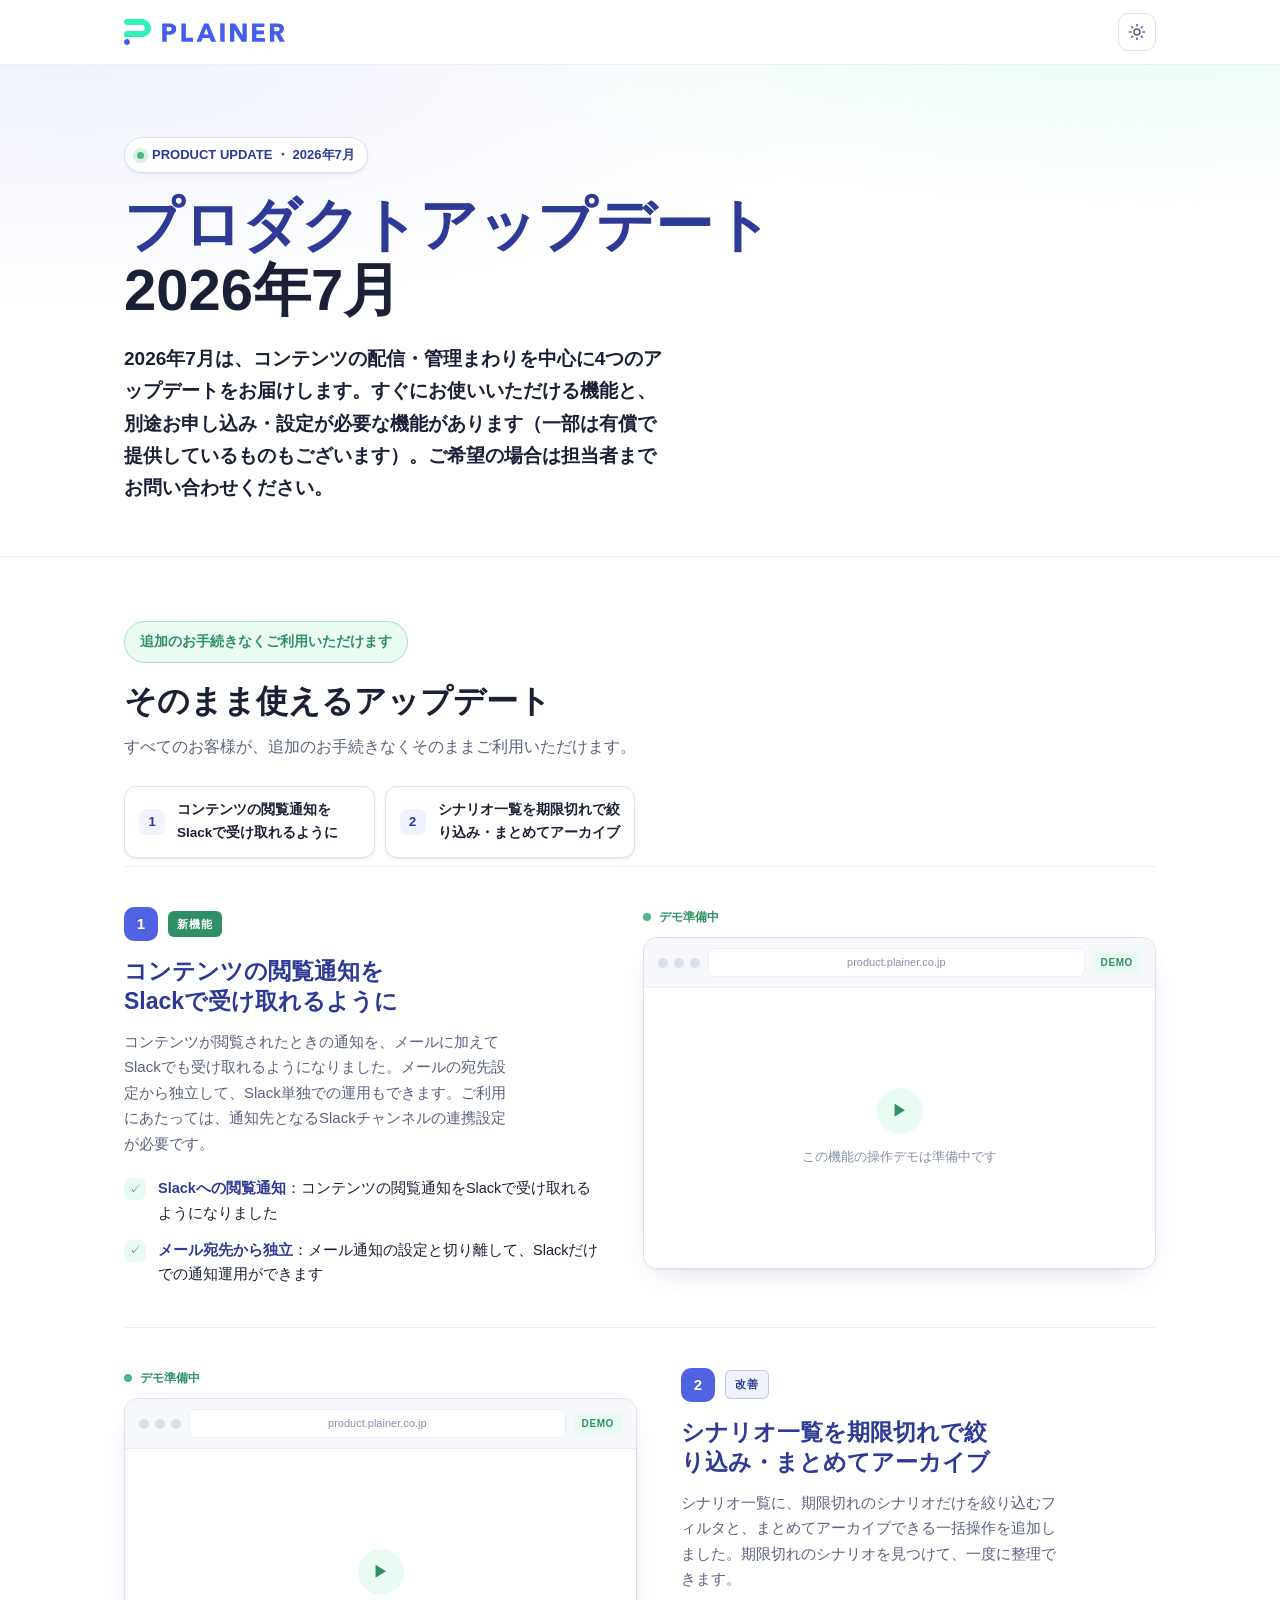
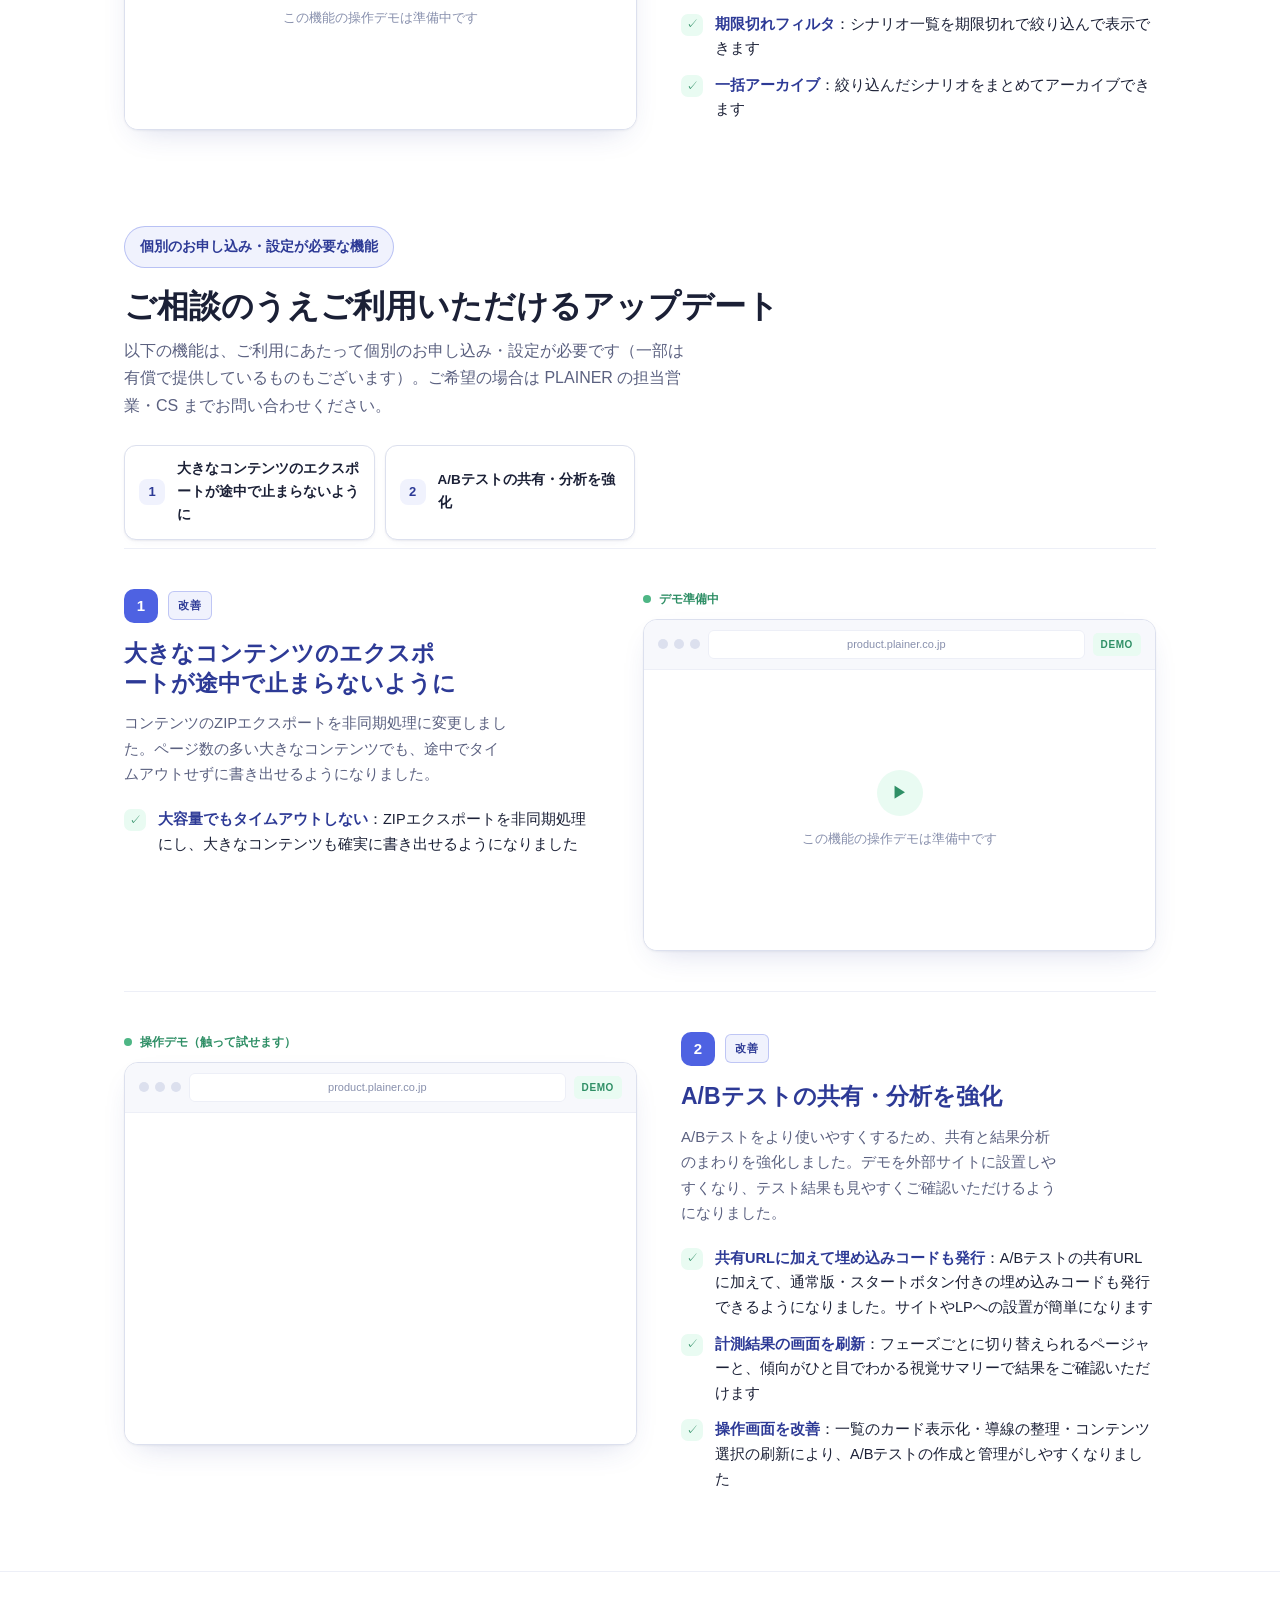
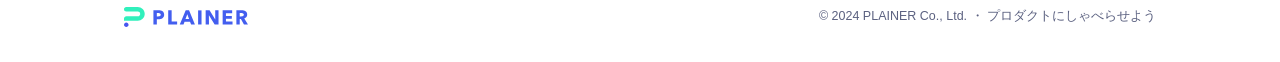
<file: product-update/2026-07/index.html>
<!doctype html>
<html lang="ja">
  <head>
    <meta charset="UTF-8" />
    <link rel="icon" type="image/png" href="./favicon.png" />
    <meta name="viewport" content="width=device-width, initial-scale=1.0" />
    <meta name="robots" content="noindex, nofollow" />
    <title>プロダクトアップデート 2026年7月 | PLAINER</title>
    <script type="module" crossorigin src="./assets/index.static-ChTD-7uc.js"></script>
    <link rel="stylesheet" crossorigin href="./assets/index-76qADmQZ.css">
  </head>
  <body>
    <div id="root"></div>
  </body>
</html>
</file>
<file: product-update/2026-07/assets/index-76qADmQZ.css>
:root{--b-50:#f0f2fd;--b-100:#e6e9fb;--b-200:#a9b1f3;--b-500:#4e62e2;--b-600:#3c4bbe;--b-800:#2d3a96;--g-50:#e9fbf2;--g-300:#a4ebc1;--g-600:#4eb685;--n-000:#fff;--n-050:#f7f8fc;--n-100:#edeff7;--n-200:#dce0ee;--alert:#c00;--alert-bg:#fbedec;--bg:var(--n-000);--surface:var(--n-050);--card:var(--n-000);--line:var(--n-200);--hairline:var(--n-100);--ink:#1b2036;--muted:#5b6180;--faint:#8890ad;--accent:var(--b-500);--accent-deep:var(--b-800);--go:var(--g-600);--go-deep:#2f8f66;--tint-blue:var(--b-50);--tint-green:var(--g-50);--shadow:0 1px 2px #1b20360d, 0 12px 30px -14px #2d3a9638;--shadow-sm:0 1px 2px #1b20360f, 0 4px 12px -8px #2d3a962e;--font:"Hiragino Kaku Gothic ProN","Hiragino Sans","Noto Sans JP",-apple-system,BlinkMacSystemFont,"Segoe UI",Roboto,sans-serif}@media (prefers-color-scheme:dark){:root{--bg:#0c0e1c;--surface:#12142a;--card:#161936;--line:#282c4c;--hairline:#20233f;--ink:#eceefa;--muted:#a0a7c9;--faint:#767da0;--accent:#8e9bf6;--accent-deep:#c3cbff;--go:#6fd6a4;--go-deep:#9be7c4;--tint-blue:#171b3a;--tint-green:#122a20;--alert:#ff6b6b;--alert-bg:#2a1618;--shadow:0 1px 2px #0006, 0 18px 40px -18px #0009;--shadow-sm:0 1px 2px #00000059, 0 6px 16px -10px #00000080}}:root[data-theme=light]{--bg:#fff;--surface:#f7f8fc;--card:#fff;--line:#dce0ee;--hairline:#edeff7;--ink:#1b2036;--muted:#5b6180;--faint:#8890ad;--accent:#4e62e2;--accent-deep:#2d3a96;--go:#4eb685;--go-deep:#2f8f66;--tint-blue:#f0f2fd;--tint-green:#e9fbf2;--alert:#c00;--alert-bg:#fbedec;--shadow:0 1px 2px #1b20360d, 0 12px 30px -14px #2d3a9638;--shadow-sm:0 1px 2px #1b20360f, 0 4px 12px -8px #2d3a962e}:root[data-theme=dark]{--bg:#0c0e1c;--surface:#12142a;--card:#161936;--line:#282c4c;--hairline:#20233f;--ink:#eceefa;--muted:#a0a7c9;--faint:#767da0;--accent:#8e9bf6;--accent-deep:#c3cbff;--go:#6fd6a4;--go-deep:#9be7c4;--tint-blue:#171b3a;--tint-green:#122a20;--alert:#ff6b6b;--alert-bg:#2a1618;--shadow:0 1px 2px #0006, 0 18px 40px -18px #0009;--shadow-sm:0 1px 2px #00000059, 0 6px 16px -10px #00000080}*{box-sizing:border-box}body{background:var(--bg);color:var(--ink);font-family:var(--font);-webkit-font-smoothing:antialiased;margin:0;line-height:1.7}h1,h2,h3{text-wrap:balance;margin:0;line-height:1.3}p{margin:0}.wrap{max-width:1080px;margin:0 auto;padding:0 24px}.loading{min-height:60vh;color:var(--muted);text-align:center;flex-direction:column;justify-content:center;align-items:center;gap:8px;padding:24px;display:flex}.loading-sub{color:var(--faint);font-size:12px}.top{z-index:40;background:color-mix(in srgb,var(--bg) 82%,transparent);-webkit-backdrop-filter:saturate(1.4)blur(14px);backdrop-filter:saturate(1.4)blur(14px);border-bottom:1px solid var(--hairline);position:sticky;top:0}.top .wrap{align-items:center;height:64px;display:flex}.logo{letter-spacing:.06em;color:var(--accent-deep);align-items:center;gap:10px;font-size:18px;font-weight:800;display:flex}.logo-img{width:auto;display:block}.top nav{margin-left:auto}.toggle{border:1px solid var(--line);background:var(--card);width:38px;height:38px;color:var(--muted);cursor:pointer;border-radius:10px;place-items:center;transition:all .2s;display:grid}.toggle:hover{color:var(--accent);border-color:var(--accent)}.hero{border-bottom:1px solid var(--hairline);background:radial-gradient(120% 90% at 88% -10%, var(--tint-green) 0%, transparent 46%),radial-gradient(120% 100% at 6% 0%, var(--tint-blue) 0%, transparent 52%);padding:72px 0 52px}.badge-month{color:var(--accent-deep);background:var(--card);border:1px solid var(--line);box-shadow:var(--shadow-sm);border-radius:999px;align-items:center;gap:8px;padding:6px 12px;font-size:13px;font-weight:700;display:inline-flex}.badge-month .dot{background:var(--go);width:7px;height:7px;box-shadow:0 0 0 4px color-mix(in srgb,var(--go) 22%,transparent);border-radius:50%}.hero h1{color:var(--accent-deep);margin-top:20px;font-size:clamp(36px,6vw,58px);font-weight:800;line-height:1.12}.hero h1 .yr{color:var(--ink)}.hero .lede{max-width:52ch;color:var(--ink);margin-top:20px;font-size:clamp(16px,2vw,19px);font-weight:600}main{padding:8px 0 40px}.sec-head{padding:56px 0 8px}.sec-flag{border-radius:999px;align-items:center;gap:9px;padding:8px 15px;font-size:14px;font-weight:800;display:inline-flex}.sec-flag.ready{color:var(--go-deep);background:var(--tint-green);border:1px solid color-mix(in srgb,var(--go) 40%,transparent)}.sec-flag.paid{color:var(--accent-deep);background:var(--tint-blue);border:1px solid color-mix(in srgb,var(--accent) 34%,transparent)}.sec-head h2{color:var(--ink);margin-top:18px;font-size:clamp(24px,3.4vw,32px);font-weight:800}.sec-head p{color:var(--muted);max-width:64ch;margin-top:10px}.index{grid-template-columns:repeat(auto-fill,minmax(240px,1fr));gap:10px;margin-top:26px;display:grid}.ix-card{background:var(--card);border:1px solid var(--line);box-shadow:var(--shadow-sm);border-radius:12px;align-items:center;gap:12px;padding:12px 14px;display:flex}.ix{background:var(--tint-blue);width:26px;height:26px;color:var(--accent-deep);border-radius:8px;flex:none;place-items:center;font-size:13px;font-weight:800;display:grid}.ix-card .tx{color:var(--ink);font-size:13.5px;font-weight:600}.feat{border-top:1px solid var(--hairline);padding:40px 0}.feat-grid{grid-template-columns:minmax(0,1fr) minmax(0,1.08fr);align-items:start;gap:44px;display:grid}.feat.rev .feat-grid{direction:rtl}.feat.rev .feat-grid>*{direction:ltr}.feat-txt .num{align-items:center;gap:10px;margin-bottom:16px;display:inline-flex}.feat-txt .num b{background:var(--accent);color:#fff;border-radius:10px;place-items:center;width:34px;height:34px;font-size:15px;font-weight:800;display:grid}.tag{letter-spacing:.08em;border-radius:6px;padding:4px 9px;font-size:11px;font-weight:800}.tag.new{color:#fff;background:var(--go-deep)}.tag.imp{color:var(--accent-deep);background:var(--tint-blue);border:1px solid color-mix(in srgb,var(--accent) 30%,transparent)}.feat-txt h3{color:var(--accent-deep);font-size:23px;font-weight:800}.feat-txt .body{color:var(--muted);max-width:46ch;margin-top:12px;font-size:15px}.points{flex-direction:column;gap:12px;margin-top:20px;display:flex}.pt{align-items:flex-start;gap:12px;display:flex}.pt .ico{background:var(--tint-green);width:22px;height:22px;color:var(--go-deep);border-radius:7px;flex:none;place-items:center;margin-top:2px;font-size:12px;display:grid}.pt .pttx{color:var(--ink);font-size:14.5px}.pt .pttx b{color:var(--accent-deep);font-weight:700}.demo-label{color:var(--go-deep);align-items:center;gap:8px;margin-bottom:10px;font-size:12px;font-weight:700;display:flex}.demo-label .rec{background:var(--go);border-radius:50%;width:8px;height:8px;animation:1.4s ease-in-out infinite blink}@keyframes blink{0%,to{opacity:1}50%{opacity:.25}}.frame{border:1px solid var(--line);background:var(--card);box-shadow:var(--shadow);border-radius:14px;overflow:hidden}.chrome{background:var(--surface);border-bottom:1px solid var(--hairline);align-items:center;gap:8px;padding:10px 14px;display:flex}.chrome .dots{gap:6px;display:flex}.chrome .dots i{background:var(--n-200);border-radius:50%;width:10px;height:10px}:root[data-theme=dark] .chrome .dots i{background:#3a3f63}.chrome .url{color:var(--faint);background:var(--card);border:1px solid var(--hairline);text-align:center;border-radius:6px;flex:1;padding:4px 10px;font-size:11px}.chrome .live{letter-spacing:.06em;color:var(--go-deep);background:var(--tint-green);border-radius:5px;padding:3px 8px;font-size:10px;font-weight:800}.demo-shell{aspect-ratio:1440/932;background:var(--card);width:100%;position:relative;overflow:hidden}.demo-embed{border:0;display:block;position:absolute;top:0;left:0}.demo-empty{min-height:280px;color:var(--faint);background:linear-gradient(180deg,var(--card),var(--card)),repeating-linear-gradient(45deg,transparent,transparent 11px,var(--hairline) 11px,var(--hairline) 12px);flex-direction:column;justify-content:center;align-items:center;gap:12px;font-size:13px;display:flex}.demo-empty-icon{background:var(--tint-green);width:46px;height:46px;color:var(--go-deep);border-radius:50%;place-items:center;font-size:16px;display:grid}.foot{color:var(--muted);border-top:1px solid var(--hairline);padding:34px 0;font-size:12.5px}.foot .wrap{flex-wrap:wrap;justify-content:space-between;align-items:center;gap:14px;display:flex}.foot .logo{font-size:15px}@media (width<=820px){.feat-grid{grid-template-columns:1fr;gap:26px}.feat.rev .feat-grid{direction:ltr}}@media (prefers-reduced-motion:reduce){*{transition:none!important;animation:none!important}}
</file>
